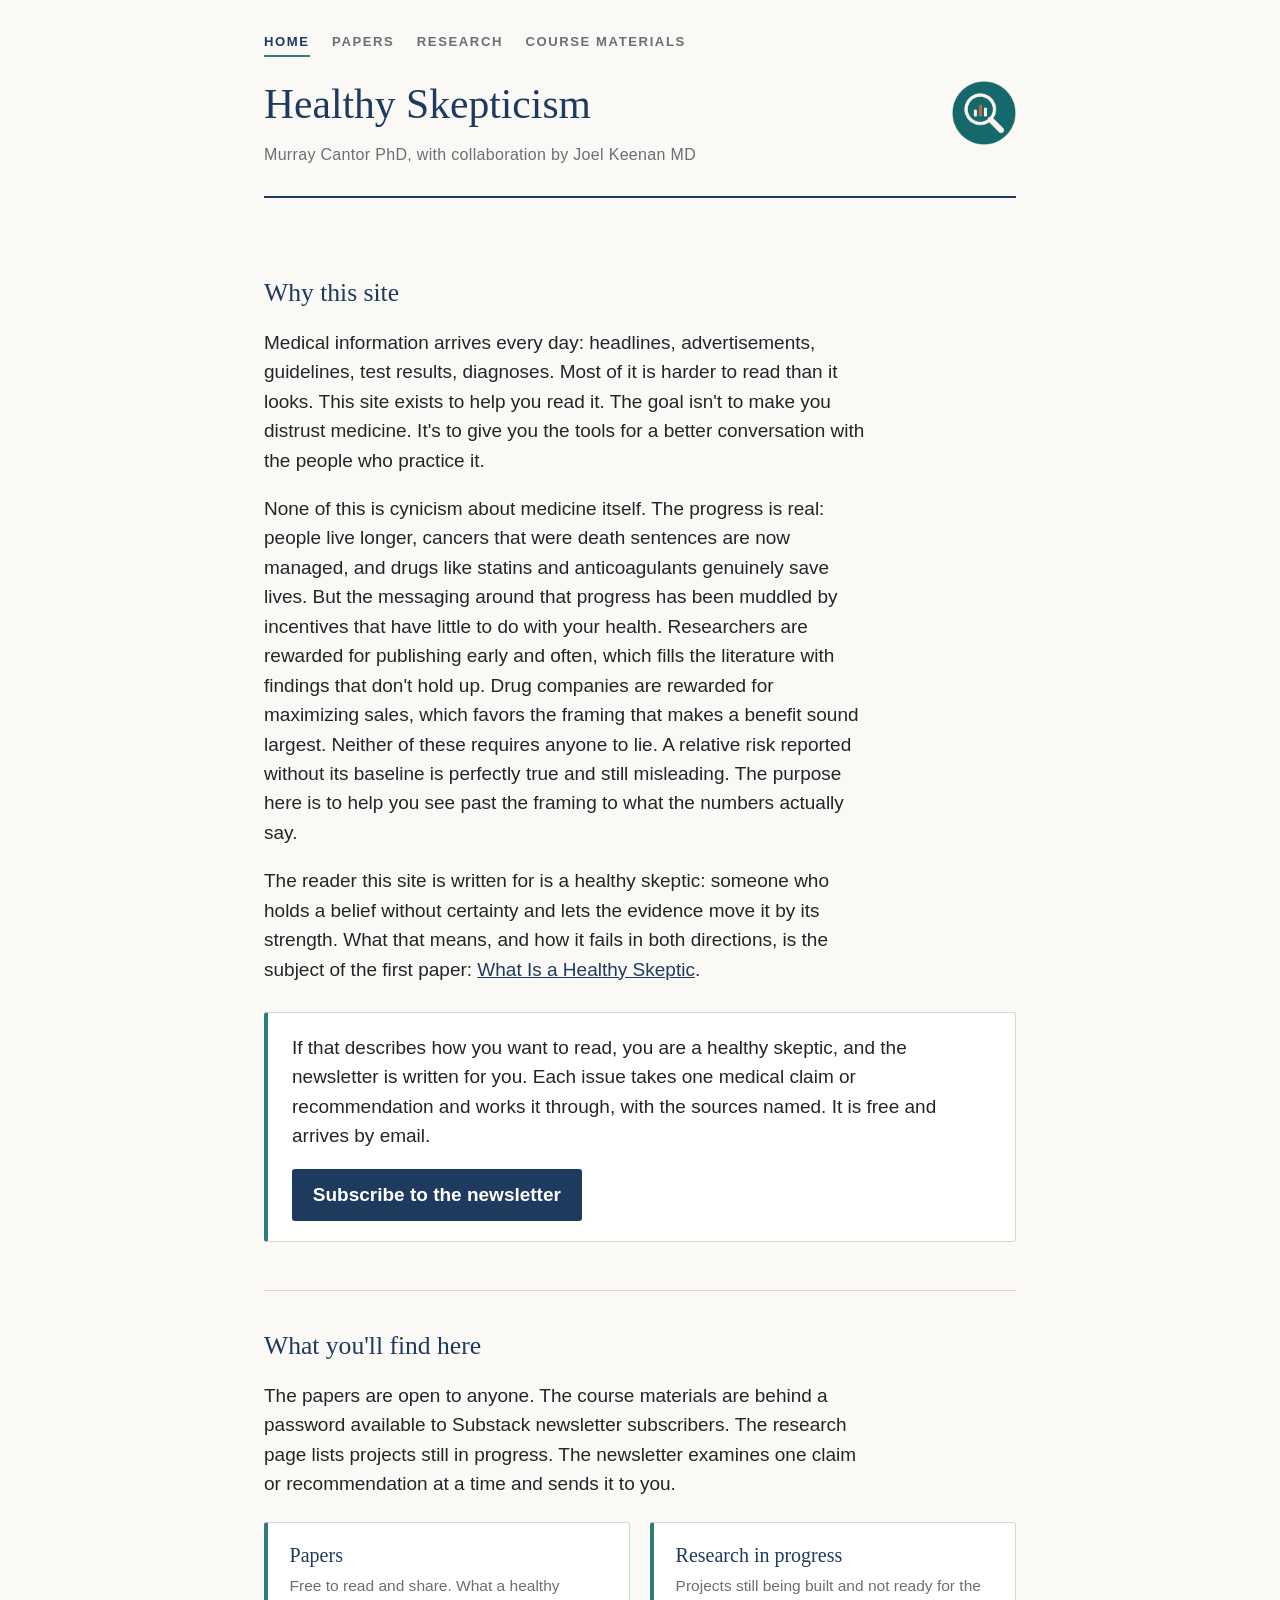
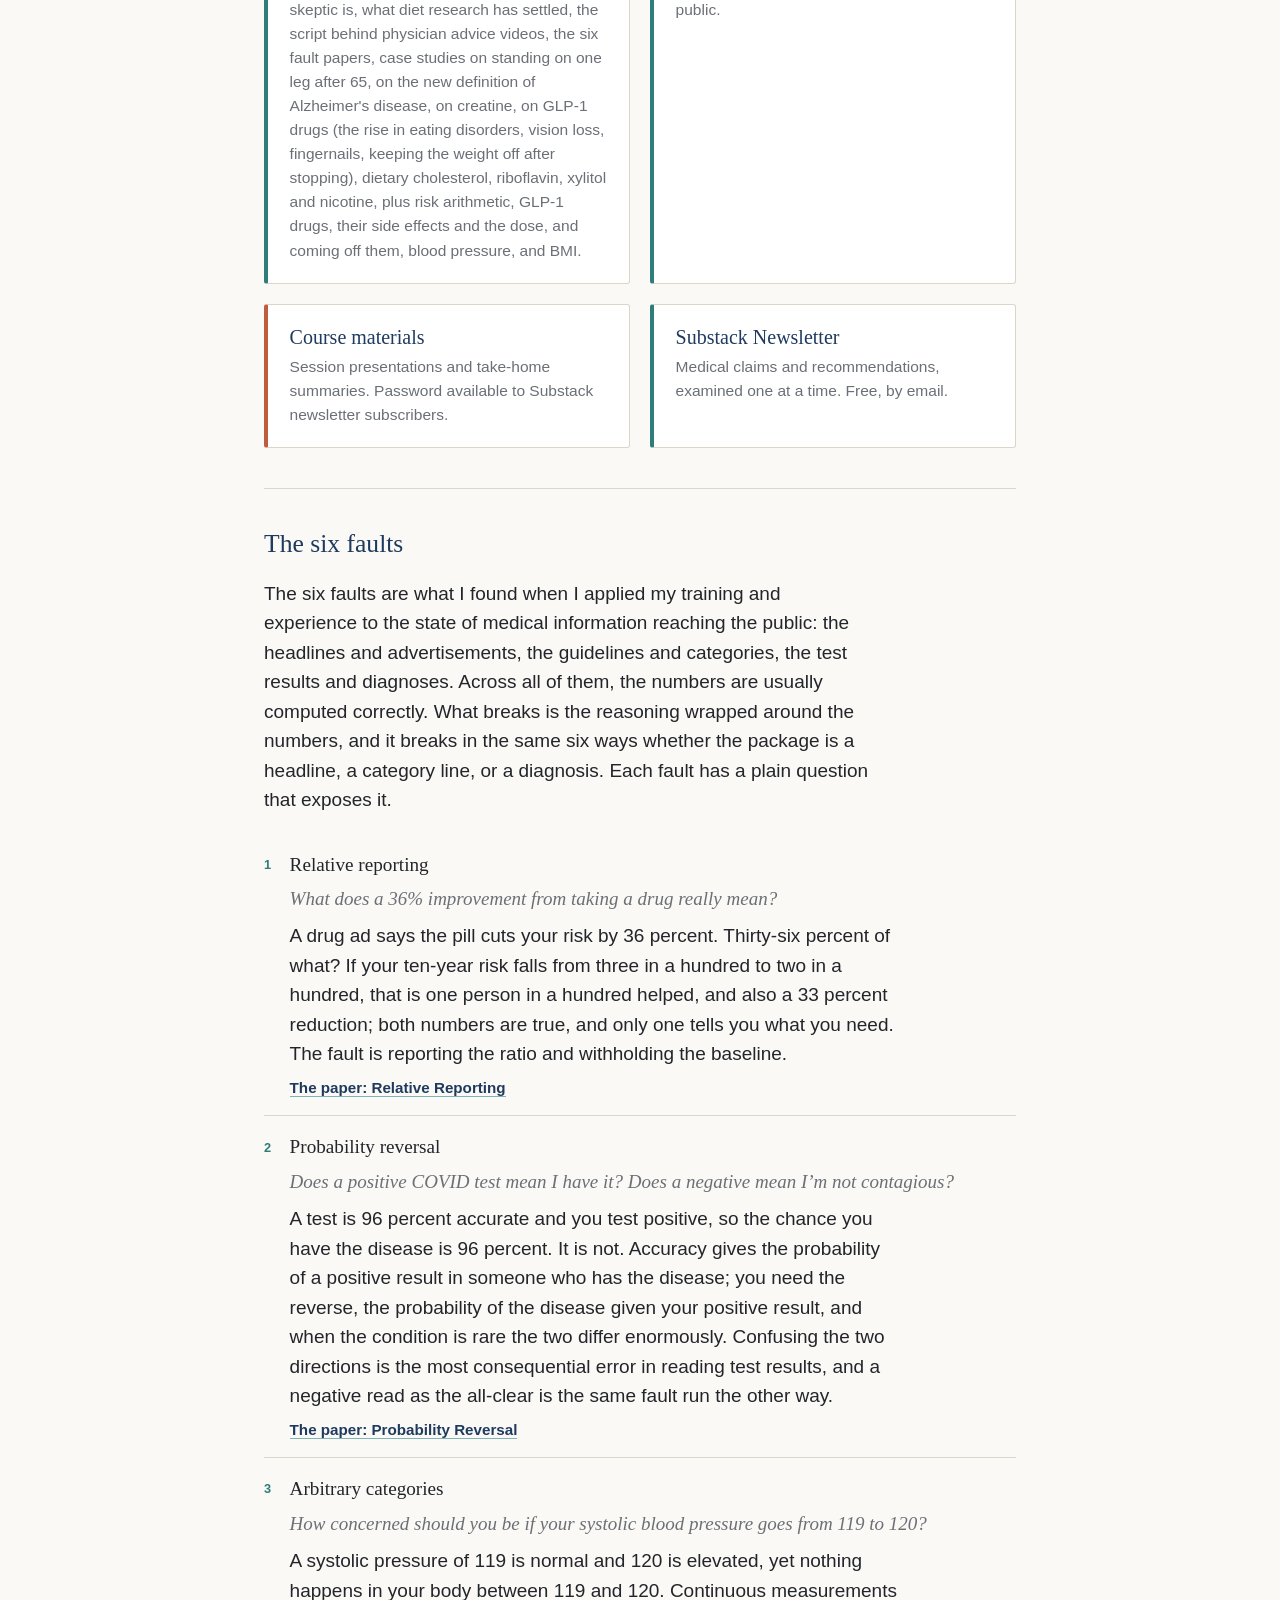
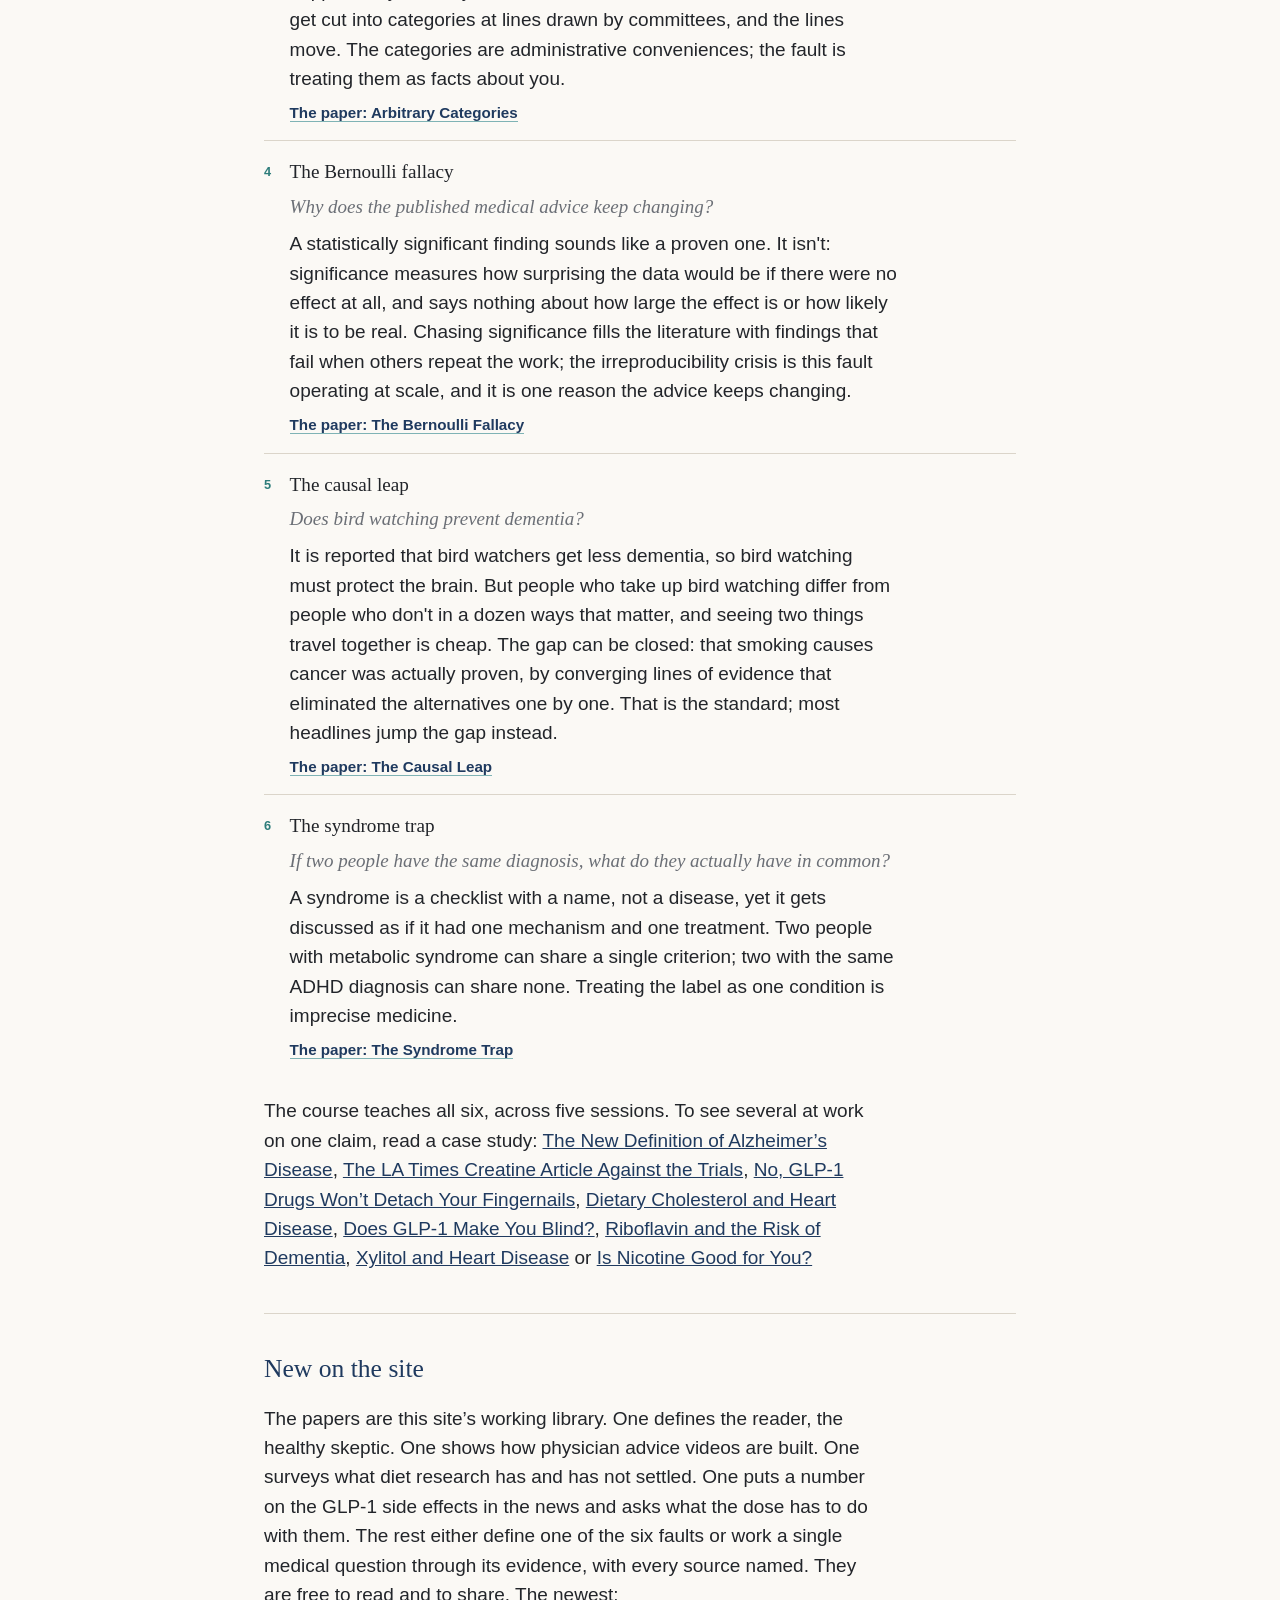
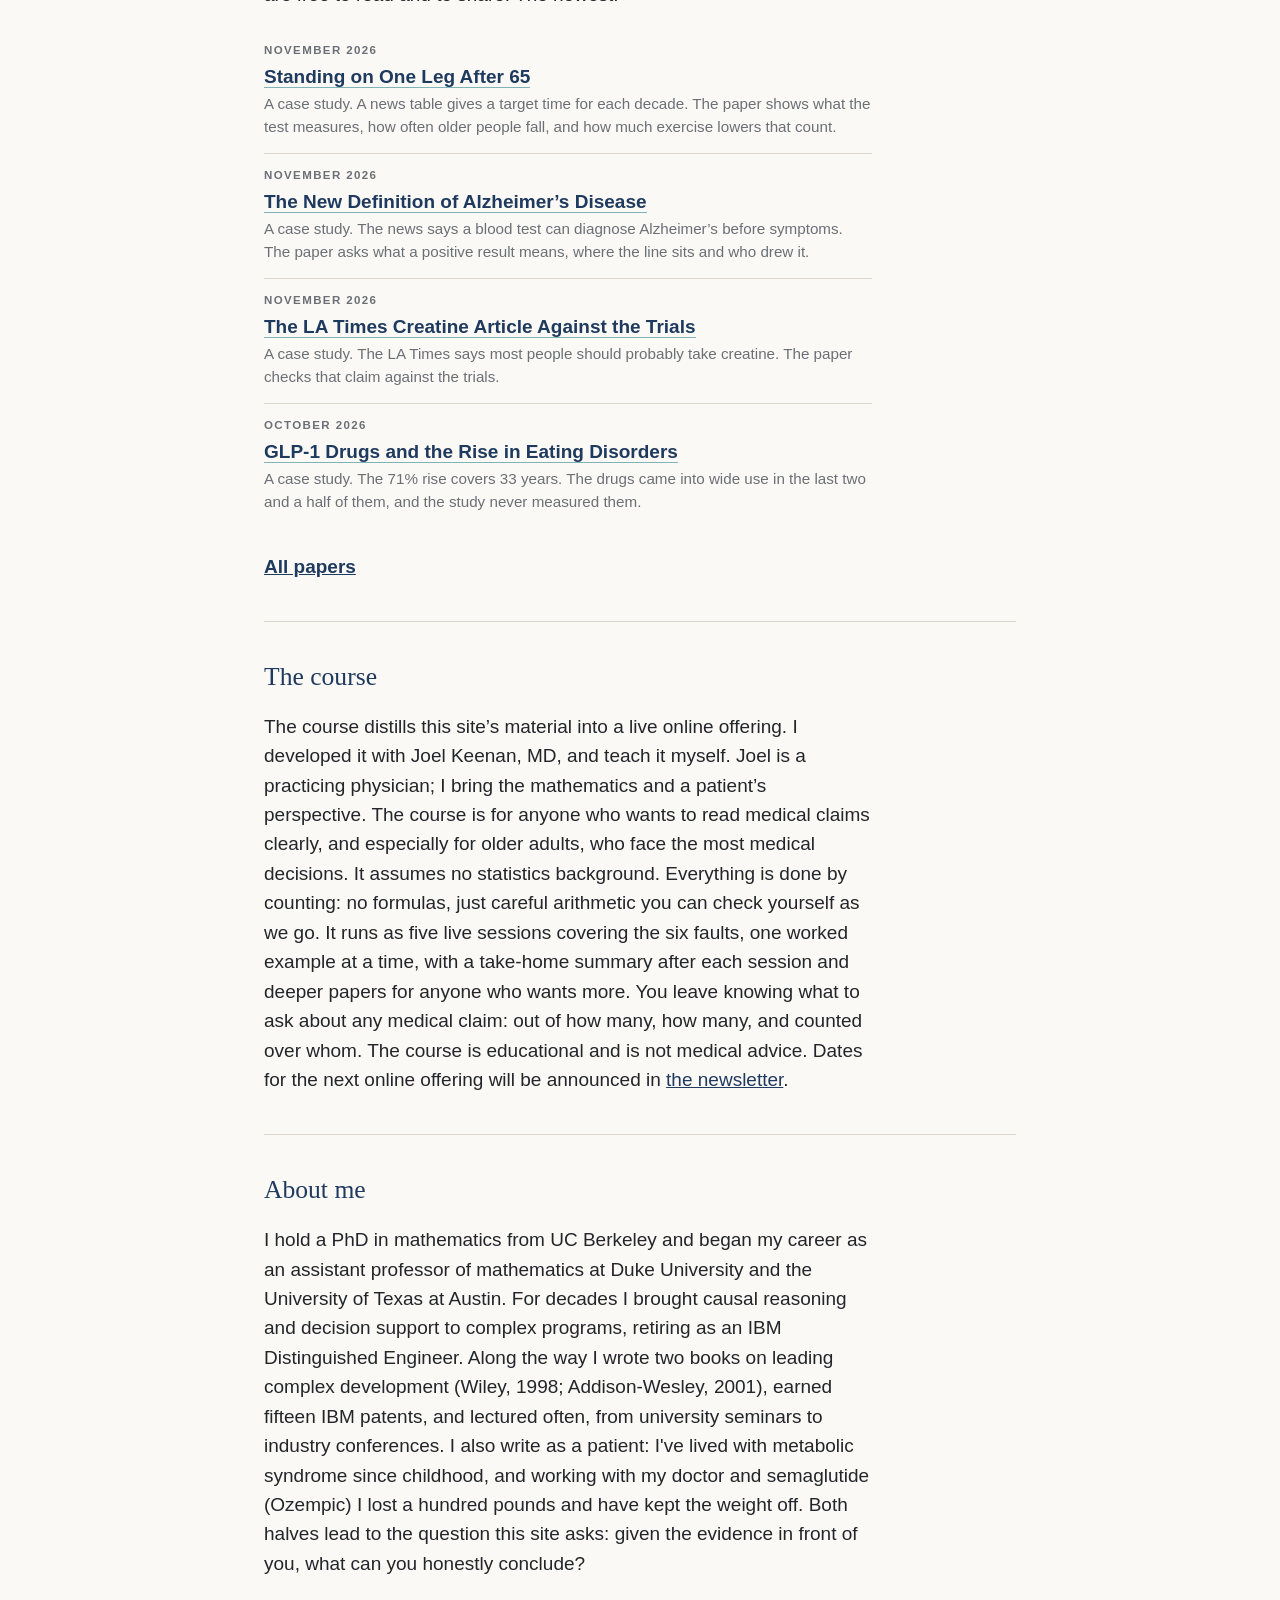
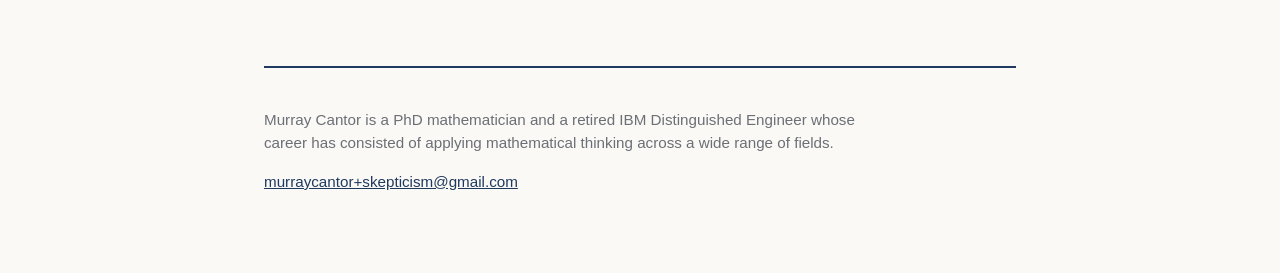
<file: index.html>
<!DOCTYPE html>
<!--
  Healthy Skepticism — landing page.

  The site is five pages and one stylesheet:
    index.html     this page: what the course is, where it is offered, what is new
    papers.html    the public paper library
    research.html  research in progress: the list of projects not yet public
    eliquis.html   the Eliquis project, behind its own password, linked from research.html
    students.html  the gated course materials, one block per session
    site.css       all styling for all pages

  Three blocks below are marked for editing. Search for the banner comments:

    1. OFFERINGS   add or change a venue by copying one <dt>/<dd> pair
    2. NOTICES     add one <li> when a paper goes up on papers.html
    3. Footer      email and bio
    4. NEWSLETTER  the invitation block in Why this site, a card, a notice,
                   and the course paragraph
                   (newsletter.healthy-skepticism.com; no embed by decision)

  Adding a paper is two edits: the entry on papers.html and a notice here.
-->
<html lang="en">
<head>
<meta charset="utf-8">
<meta name="viewport" content="width=device-width, initial-scale=1">
<title>Healthy Skepticism</title>
<meta name="description" content="Making sense of medical claims by counting. Free papers on risk, testing and causation, and a short course on what the numbers in a study, a screening test or a drug advertisement actually say.">
<link rel="stylesheet" href="site.css">
<link rel="icon" href="favicon-32.png" type="image/png" sizes="32x32">
<link rel="alternate icon" href="favicon.ico">
<link rel="apple-touch-icon" href="apple-touch-icon.png">
<meta name="theme-color" content="#1F3A5F">
<meta property="og:type" content="website">
<meta property="og:title" content="Healthy Skepticism">
<meta property="og:description" content="Making sense of medical claims by counting. Free papers on risk, testing and causation, and a short course on what the numbers in a study, a screening test or a drug advertisement actually say.">
<meta property="og:image" content="https://healthy-skepticism.com/og-image.png">
</head>
<body>
<div class="wrap">

  <nav class="sitenav" aria-label="Site">
    <a href="index.html" aria-current="page">Home</a>
    <a href="papers.html">Papers</a>
    <a href="research.html">Research</a>
    <a href="students.html">Course materials</a>
  </nav>

  <header class="masthead">
    <img class="mark-corner" src="mark.png" width="64" height="64" alt="">
    <h1>Healthy Skepticism</h1>
    <p class="byline">Murray Cantor PhD, with collaboration by Joel Keenan MD</p>
  </header>

  <section>
    <h2>Why this site</h2>
    <p>Medical information arrives every day: headlines, advertisements, guidelines, test results, diagnoses. Most of it is harder to read than it looks. This site exists to help you read it. The goal isn't to make you distrust medicine. It's to give you the tools for a better conversation with the people who practice it.</p>
    <p>None of this is cynicism about medicine itself. The progress is real: people live longer, cancers that were death sentences are now managed, and drugs like statins and anticoagulants genuinely save lives. But the messaging around that progress has been muddled by incentives that have little to do with your health. Researchers are rewarded for publishing early and often, which fills the literature with findings that don't hold up. Drug companies are rewarded for maximizing sales, which favors the framing that makes a benefit sound largest. Neither of these requires anyone to lie. A relative risk reported without its baseline is perfectly true and still misleading. The purpose here is to help you see past the framing to what the numbers actually say.</p>
    <p>The reader this site is written for is a healthy skeptic: someone who holds a belief without certainty and lets the evidence move it by its strength. What that means, and how it fails in both directions, is the subject of the first paper: <a href="papers.html#healthy-skeptic">What Is a Healthy Skeptic</a>.</p>
    <aside class="invite">
      <p>If that describes how you want to read, you are a healthy skeptic, and the newsletter is written for you. Each issue takes one medical claim or recommendation and works it through, with the sources named. It is free and arrives by email.</p>
      <p><a class="cta" href="https://newsletter.healthy-skepticism.com" rel="noopener">Subscribe to the newsletter</a></p>
    </aside>
  </section>

  <section>
    <h2>What you'll find here</h2>
    <p>The papers are open to anyone. The course materials are behind a password available to Substack newsletter subscribers. The research page lists projects still in progress. The newsletter examines one claim or recommendation at a time and sends it to you.</p>
    <div class="cards">
      <a class="card" href="papers.html">
        <h3>Papers</h3>
        <p>Free to read and share. What a healthy skeptic is, what diet research has settled, the script behind physician advice videos, the six fault papers, case studies on standing on one leg after 65, on the new definition of Alzheimer's disease, on creatine, on GLP-1 drugs (the rise in eating disorders, vision loss, fingernails, keeping the weight off after stopping), dietary cholesterol, riboflavin, xylitol and nicotine, plus risk arithmetic, GLP-1 drugs, their side effects and the dose, and coming off them, blood pressure, and BMI.</p>
      </a>
      <a class="card" href="research.html">
        <h3>Research in progress</h3>
        <p>Projects still being built and not ready for the public.</p>
      </a>
      <a class="card locked" href="students.html">
        <h3>Course materials</h3>
        <p>Session presentations and take-home summaries. Password available to Substack newsletter subscribers.</p>
      </a>
      <a class="card" href="https://newsletter.healthy-skepticism.com" rel="noopener">
        <h3>Substack Newsletter</h3>
        <p>Medical claims and recommendations, examined one at a time. Free, by email.</p>
      </a>
    </div>
  </section>

  <section id="faults">
    <h2>The six faults</h2>
    <p>The six faults are what I found when I applied my training and experience to the state of medical information reaching the public: the headlines and advertisements, the guidelines and categories, the test results and diagnoses. Across all of them, the numbers are usually computed correctly. What breaks is the reasoning wrapped around the numbers, and it breaks in the same six ways whether the package is a headline, a category line, or a diagnosis. Each fault has a plain question that exposes it.</p>
    <ol class="faults">
      <li>
        <span class="name">Relative reporting</span>
        <span class="q">What does a 36% improvement from taking a drug really mean?</span>
        <p class="expl">A drug ad says the pill cuts your risk by 36 percent. Thirty-six percent of what? If your ten-year risk falls from three in a hundred to two in a hundred, that is one person in a hundred helped, and also a 33 percent reduction; both numbers are true, and only one tells you what you need. The fault is reporting the ratio and withholding the baseline.</p>
              <p class="read"><a href="papers/fault1-relative-reporting.pdf" target="_blank" rel="noopener">The paper: Relative Reporting</a></p>
      </li>
      <li>
        <span class="name">Probability reversal</span>
        <span class="q">Does a positive COVID test mean I have it? Does a negative mean I’m not contagious?</span>
        <p class="expl">A test is 96 percent accurate and you test positive, so the chance you have the disease is 96 percent. It is not. Accuracy gives the probability of a positive result in someone who has the disease; you need the reverse, the probability of the disease given your positive result, and when the condition is rare the two differ enormously. Confusing the two directions is the most consequential error in reading test results, and a negative read as the all-clear is the same fault run the other way.</p>
              <p class="read"><a href="papers/fault2-probability-reversal.pdf" target="_blank" rel="noopener">The paper: Probability Reversal</a></p>
      </li>
      <li>
        <span class="name">Arbitrary categories</span>
        <span class="q">How concerned should you be if your systolic blood pressure goes from 119 to 120?</span>
        <p class="expl">A systolic pressure of 119 is normal and 120 is elevated, yet nothing happens in your body between 119 and 120. Continuous measurements get cut into categories at lines drawn by committees, and the lines move. The categories are administrative conveniences; the fault is treating them as facts about you.</p>
              <p class="read"><a href="papers/fault3-arbitrary-categories.pdf" target="_blank" rel="noopener">The paper: Arbitrary Categories</a></p>
      </li>
      <li>
        <span class="name">The Bernoulli fallacy</span>
        <span class="q">Why does the published medical advice keep changing?</span>
        <p class="expl">A statistically significant finding sounds like a proven one. It isn't: significance measures how surprising the data would be if there were no effect at all, and says nothing about how large the effect is or how likely it is to be real. Chasing significance fills the literature with findings that fail when others repeat the work; the irreproducibility crisis is this fault operating at scale, and it is one reason the advice keeps changing.</p>
              <p class="read"><a href="papers/fault4-bernoulli-fallacy.pdf" target="_blank" rel="noopener">The paper: The Bernoulli Fallacy</a></p>
      </li>
      <li>
        <span class="name">The causal leap</span>
        <span class="q">Does bird watching prevent dementia?</span>
        <p class="expl">It is reported that bird watchers get less dementia, so bird watching must protect the brain. But people who take up bird watching differ from people who don't in a dozen ways that matter, and seeing two things travel together is cheap. The gap can be closed: that smoking causes cancer was actually proven, by converging lines of evidence that eliminated the alternatives one by one. That is the standard; most headlines jump the gap instead.</p>
              <p class="read"><a href="papers/fault5-causal-leap.pdf" target="_blank" rel="noopener">The paper: The Causal Leap</a></p>
      </li>
      <li>
        <span class="name">The syndrome trap</span>
        <span class="q">If two people have the same diagnosis, what do they actually have in common?</span>
        <p class="expl">A syndrome is a checklist with a name, not a disease, yet it gets discussed as if it had one mechanism and one treatment. Two people with metabolic syndrome can share a single criterion; two with the same ADHD diagnosis can share none. Treating the label as one condition is imprecise medicine.</p>
              <p class="read"><a href="papers/fault6-syndrome-trap.pdf" target="_blank" rel="noopener">The paper: The Syndrome Trap</a></p>
      </li>
    </ol>
    <p>The course teaches all six, across five sessions. To see several at work on one claim, read a case study: <a href="papers.html#alzheimers">The New Definition of Alzheimer&rsquo;s Disease</a>, <a href="papers.html#creatine">The LA Times Creatine Article Against the Trials</a>, <a href="papers.html#glp1-nails">No, GLP-1 Drugs Won&rsquo;t Detach Your Fingernails</a>, <a href="papers.html#cholesterol">Dietary Cholesterol and Heart Disease</a>, <a href="papers.html#glp1-vision">Does GLP-1 Make You Blind?</a>, <a href="papers.html#riboflavin">Riboflavin and the Risk of Dementia</a>, <a href="papers.html#xylitol">Xylitol and Heart Disease</a> or <a href="papers.html#nicotine">Is Nicotine Good for You?</a></p>
  </section>

  <section>
    <h2>New on the site</h2>
    <p>The papers are this site’s working library. One defines the reader, the healthy skeptic. One shows how physician advice videos are built. One surveys what diet research has and has not settled. One puts a number on the GLP-1 side effects in the news and asks what the dose has to do with them. The rest either define one of the six faults or work a single medical question through its evidence, with every source named. They are free to read and to share. The newest:</p>
    <ul class="notices">
      <li>
        <span class="when">November 2026</span>
        <a href="papers.html#one-leg">Standing on One Leg After 65</a>
        <span class="gloss">A case study. A news table gives a target time for each decade. The paper shows what the test measures, how often older people fall, and how much exercise lowers that count.</span>
      </li>
      <li>
        <span class="when">November 2026</span>
        <a href="papers.html#alzheimers">The New Definition of Alzheimer&rsquo;s Disease</a>
        <span class="gloss">A case study. The news says a blood test can diagnose Alzheimer&rsquo;s before symptoms. The paper asks what a positive result means, where the line sits and who drew it.</span>
      </li>
      <li>
        <span class="when">November 2026</span>
        <a href="papers.html#creatine">The LA Times Creatine Article Against the Trials</a>
        <span class="gloss">A case study. The LA Times says most people should probably take creatine. The paper checks that claim against the trials.</span>
      </li>
      <li>
        <span class="when">October 2026</span>
        <a href="papers.html#glp1-eating">GLP-1 Drugs and the Rise in Eating Disorders</a>
        <span class="gloss">A case study. The 71% rise covers 33 years. The drugs came into wide use in the last two and a half of them, and the study never measured them.</span>
      </li>
    </ul>
    <p class="more"><a href="papers.html">All papers</a></p>
  </section>

  <section>
    <h2>The course</h2>
    <p>The course distills this site’s material into a live online offering. I developed it with Joel Keenan, MD, and teach it myself. Joel is a practicing physician; I bring the mathematics and a patient’s perspective. The course is for anyone who wants to read medical claims clearly, and especially for older adults, who face the most medical decisions. It assumes no statistics background. Everything is done by counting: no formulas, just careful arithmetic you can check yourself as we go. It runs as five live sessions covering the six faults, one worked example at a time, with a take-home summary after each session and deeper papers for anyone who wants more. You leave knowing what to ask about any medical claim: out of how many, how many, and counted over whom. The course is educational and is not medical advice. Dates for the next online offering will be announced in <a href="https://newsletter.healthy-skepticism.com" rel="noopener">the newsletter</a>.</p>
  </section>

  <section>
    <h2>About me</h2>
    <p>I hold a PhD in mathematics from UC Berkeley and began my career as an assistant professor of mathematics at Duke University and the University of Texas at Austin. For decades I brought causal reasoning and decision support to complex programs, retiring as an IBM Distinguished Engineer. Along the way I wrote two books on leading complex development (Wiley, 1998; Addison-Wesley, 2001), earned fifteen IBM patents, and lectured often, from university seminars to industry conferences. I also write as a patient: I've lived with metabolic syndrome since childhood, and working with my doctor and semaglutide (Ozempic) I lost a hundred pounds and have kept the weight off. Both halves lead to the question this site asks: given the evidence in front of you, what can you honestly conclude?</p>
  </section>
  <!-- ====================================================================== -->

  <footer>
    <p>Murray Cantor is a PhD mathematician and a retired IBM Distinguished Engineer whose career has consisted of applying mathematical thinking across a wide range of fields.</p>
    <p><a href="mailto:murraycantor+skepticism@gmail.com">murraycantor+skepticism@gmail.com</a></p>
  </footer>

</div>
<script data-goatcounter="https://healthy-skepticism.goatcounter.com/count"
        async src="//gc.zgo.at/count.js"></script>
</body>
</html>
</file>
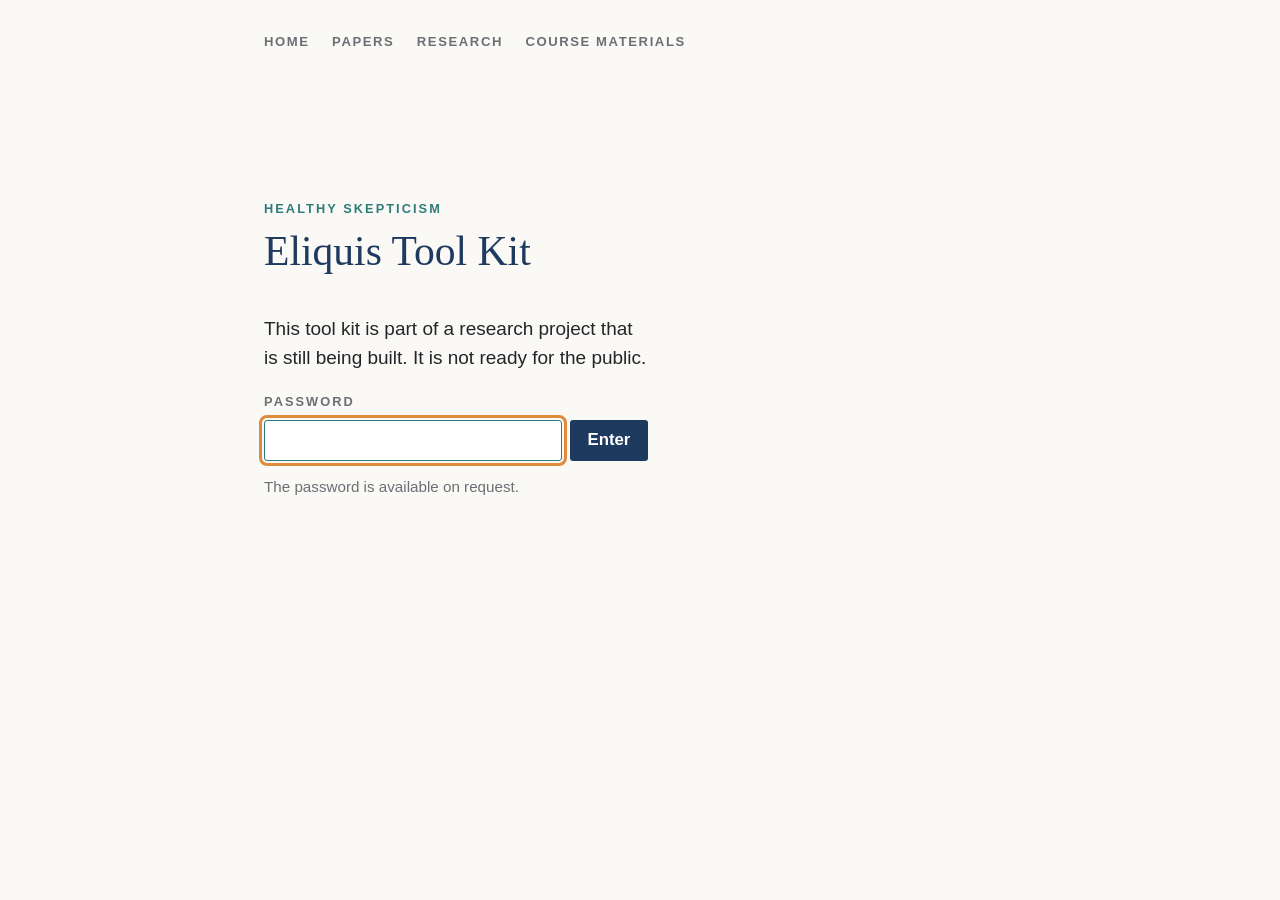
<file: eliquis.html>
<!DOCTYPE html>
<!--
  Healthy Skepticism — research in progress: the Eliquis project, behind a password.

  This page is not ready for the public. It holds the Eliquis kit: what
  each piece is, who it is for, and how a patient and a cardiologist use
  the spreadsheet together in a visit.

  The files it links to live in papers/ (the four PDFs) and tools/ (the
  locked spreadsheet). They are not listed on papers.html. This page is
  linked from research.html. The gate below is
  a courtesy screen, not security: anyone who knows a file's URL can fetch
  it. Change the password by replacing PASSWORD_SHA256 at the foot of this
  file (students.html explains the shasum command).
-->
<html lang="en">
<head>
<meta charset="utf-8">
<meta name="viewport" content="width=device-width, initial-scale=1">
<meta name="robots" content="noindex">
<title>Eliquis Tool Kit &middot; Healthy Skepticism</title>
<link rel="stylesheet" href="site.css">
<link rel="icon" href="favicon-32.png" type="image/png" sizes="32x32">
<link rel="alternate icon" href="favicon.ico">
<link rel="apple-touch-icon" href="apple-touch-icon.png">
<meta name="theme-color" content="#1F3A5F">
<meta property="og:type" content="website">
<meta property="og:title" content="Healthy Skepticism">
<meta property="og:image" content="https://healthy-skepticism.com/og-image.png">
</head>
<body>

<div class="wrap" id="gatewrap">
  <nav class="sitenav" aria-label="Site">
    <a href="index.html">Home</a>
    <a href="papers.html">Papers</a>
    <a href="research.html">Research</a>
    <a href="students.html">Course materials</a>
  </nav>
  <div id="gate">
    <p class="course">Healthy Skepticism</p>
    <h1>Eliquis Tool Kit</h1>
    <p>This tool kit is part of a research project that is still being built. It is not ready for the public.</p>
    <label for="pw">Password</label>
    <div class="row">
      <input id="pw" type="text" autocomplete="off" autocapitalize="off" spellcheck="false">
      <button id="go" type="button">Enter</button>
    </div>
    <p class="hint" id="hint">The password is available on request.</p>
    <p class="error" id="err" hidden>That password does not match. Check for a stray capital or space.</p>
  </div>
</div>

<div class="wrap" id="research" hidden>

  <nav class="sitenav" aria-label="Site">
    <a href="index.html">Home</a>
    <a href="papers.html">Papers</a>
    <a href="research.html">Research</a>
    <a href="students.html">Course materials</a>
  </nav>

  <header class="masthead">
    <p class="eyebrow">Research in progress</p>
    <h1>Eliquis Tool Kit</h1>
    <p class="standfirst">A free kit for one conversation: you, your cardiologist, and the published evidence on Eliquis (apixaban), turned into numbers for a patient like you. Nothing to buy, nothing to sign up for, and nothing in it that asks you to change anything on your own.</p>
    <p class="standfirst"><strong>Status.</strong> This project is a work in progress and is not ready for the public. Please do not pass it along yet.</p>
  </header>

  <section>
    <h2>The question the kit answers</h2>
    <p>If you have atrial fibrillation, you have probably been prescribed Eliquis at one of two doses: the full dose of 5&nbsp;mg twice a day, or the half dose of 2.5&nbsp;mg. The label's rule for who gets the half dose looks precise, but no clinical trial has ever compared the two doses head to head, and in practice most people on the half dose do not actually meet the rule's criteria. Meanwhile the comparison that matters most to a patient, this drug against not taking it, is one the trials never ran directly.</p>
    <p>The kit puts numbers on those questions for a particular person. At its center is a Bayesian model built from the published trials, which takes six facts a cardiologist reads off a chart, sex, age group, weight, a kidney-function value, the pattern of the fibrillation, and any history of stroke or mini-stroke, and returns that person's yearly chances of stroke and of major bleeding under three choices: full dose, half dose, or no anticoagulant. Every number carries a range, because the evidence itself has gaps, and the kit shows those gaps instead of hiding them.</p>
    <p>One instruction stands above everything here: never stop a prescribed blood thinner, or change your dose, on your own. Going without protection is the one choice the evidence condemns without ambiguity. The kit exists to start a conversation with your cardiologist, not to replace one.</p>
  </section>

  <div class="group">
    <h2>What is in the kit</h2>

    <article class="paper">
      <p class="tag">Start here, for you</p>
      <h3><a href="papers/your-eliquis-dose.pdf" target="_blank" rel="noopener">Your Eliquis Dose: a guide for patients</a></h3>
      <p class="sub">Four pages in plain language. It shows what a year looks like among 1,000 people like one example patient under each choice, explains why the drug's added bleeding is mostly the survivable kind while the strokes it prevents are often not, and gives you three questions worth asking at your next appointment.</p>
      <p class="meta">PDF &middot; 4 pages</p>
    </article>

    <article class="paper">
      <p class="tag">For the two of you</p>
      <h3><a href="tools/eliquis-dose-scenarios-locked.xlsx" target="_blank" rel="noopener">The spreadsheet</a></h3>
      <p class="sub">An Excel workbook with six dropdown menus and one results table. Your cardiologist sets the six values from your chart, which takes about a minute, and the table and chart then show your numbers, with their ranges, under full dose, half dose, and no anticoagulant. It is locked so that only the six menus can be changed: nobody can break it, nothing can be quietly altered, and every formula stays visible for a doctor who wants to check the work.</p>
      <p class="meta">Excel &middot; runs in any modern Excel, no macros</p>
    </article>

    <article class="paper">
      <p class="tag">For your cardiologist</p>
      <h3><a href="papers/apixaban-and-its-dose.pdf" target="_blank" rel="noopener">Apixaban and Its Dose: a technical paper</a></h3>
      <p class="sub">Written in the language of the clinical literature. It names every trial the model draws on, states every assumption and where judgment was required flags it as judgment, reports how the model was validated, and shows which pieces of evidence carry the conclusions. Doctors are rightly skeptical of printouts from the internet; this paper is built for that skepticism.</p>
      <p class="meta">PDF &middot; 14 pages</p>
    </article>

    <article class="paper">
      <p class="tag">For your cardiologist, in a hurry</p>
      <h3><a href="papers/eliquis-model-card.pdf" target="_blank" rel="noopener">The model card</a></h3>
      <p class="sub">One page: what the model is, what goes in, what comes out, what it was checked against, and what it deliberately leaves out. Enough for a busy clinician to decide in two minutes whether the spreadsheet is worth the one minute it takes to run.</p>
      <p class="meta">PDF &middot; 1 page</p>
    </article>

    <article class="paper">
      <p class="tag">The full story</p>
      <h3><a href="papers/eliquis-and-its-dose.pdf" target="_blank" rel="noopener">Eliquis and Its Dose</a></h3>
      <p class="sub">The paper the kit grew out of, for the curious reader of any background. Where the 2.5&nbsp;mg rule came from, why the drug should be measured against not taking it, and how the model turns published trials into personal numbers, worked through step by step by counting.</p>
      <p class="meta">PDF &middot; 14 pages</p>
    </article>
  </div>

  <section>
    <h2>How to use it</h2>
    <p>Read the patient guide first; it is short and it is written for you. Then bring two things to your next appointment: the technical paper (printed or as a link) and the address of this page, so your cardiologist can open the spreadsheet. In the visit, your cardiologist sets the six menus from your chart, and the two of you are then looking at the same screen, talking about your numbers rather than about numbers in general.</p>
    <p>The guide suggests three questions for that conversation. If you are on the half dose: do I actually meet the label's criteria, and if not, what is the reason for my reduced dose? If you are on the full dose and worried about bleeding: what would I give up by reducing, and does anything about me change that? And whatever your dose: is there anything about my situation this model does not capture? That last question is the most important one, because the answer is almost certainly yes, and it is where your cardiologist's judgment does the work no spreadsheet can.</p>
  </section>

  <section>
    <h2>What the kit is not</h2>
    <p>It is a summary of published evidence, organized honestly. It is not medical advice, and it does not know you. The model deliberately leaves out things your cardiologist will weigh: other medicines that interact with Eliquis, your risk of falling, prior serious bleeds, liver disease, what happened the last time you were on a blood thinner. Its numbers are one-year averages over people who resemble you on six characteristics, and you are more than six characteristics. That is why every piece of the kit points to the same place: the conversation.</p>
  </section>

  <footer>
    <p>This kit is still being developed. Where a number is illustrative rather than measured, it says so on the page.</p>
    <p>Corrections and questions: <a href="mailto:murraycantor+course@gmail.com">murraycantor+course@gmail.com</a></p>
  </footer>

</div>
<script>
(function () {
  var PASSWORD_SHA256 = "008c89107deb9959f8f4d1c3df9411c174abd0bc07b340c19622f7561548786a";

  var gatewrap = document.getElementById("gatewrap");
  var page = document.getElementById("research");
  var input = document.getElementById("pw");
  var err = document.getElementById("err");

  function reveal() {
    gatewrap.hidden = true;
    page.hidden = false;
  }

  function hash(text) {
    var bytes = new TextEncoder().encode(text);
    return crypto.subtle.digest("SHA-256", bytes).then(function (buf) {
      return Array.prototype.map.call(new Uint8Array(buf), function (b) {
        return b.toString(16).padStart(2, "0");
      }).join("");
    });
  }

  function submit() {
    hash(input.value.trim()).then(function (digest) {
      if (digest === PASSWORD_SHA256) {
        try { sessionStorage.setItem("hs-research", "1"); } catch (e) {}
        reveal();
      } else {
        err.hidden = false;
        input.select();
      }
    });
  }

  document.getElementById("go").addEventListener("click", submit);
  input.addEventListener("keydown", function (e) {
    if (e.key === "Enter") { submit(); }
  });
  input.addEventListener("input", function () { err.hidden = true; });

  try {
    if (sessionStorage.getItem("hs-research") === "1") { reveal(); }
  } catch (e) {}

  if (!window.crypto || !crypto.subtle) {
    document.getElementById("hint").textContent =
      (location.protocol === "file:")
        ? "Testing locally? Serve the folder with: python3 -m http.server"
        : "This page needs a current browser. Please email for the files.";
  }

  input.focus();
})();
</script>
<script data-goatcounter="https://healthy-skepticism.goatcounter.com/count"
        async src="//gc.zgo.at/count.js"></script>
</body>
</html>
</file>
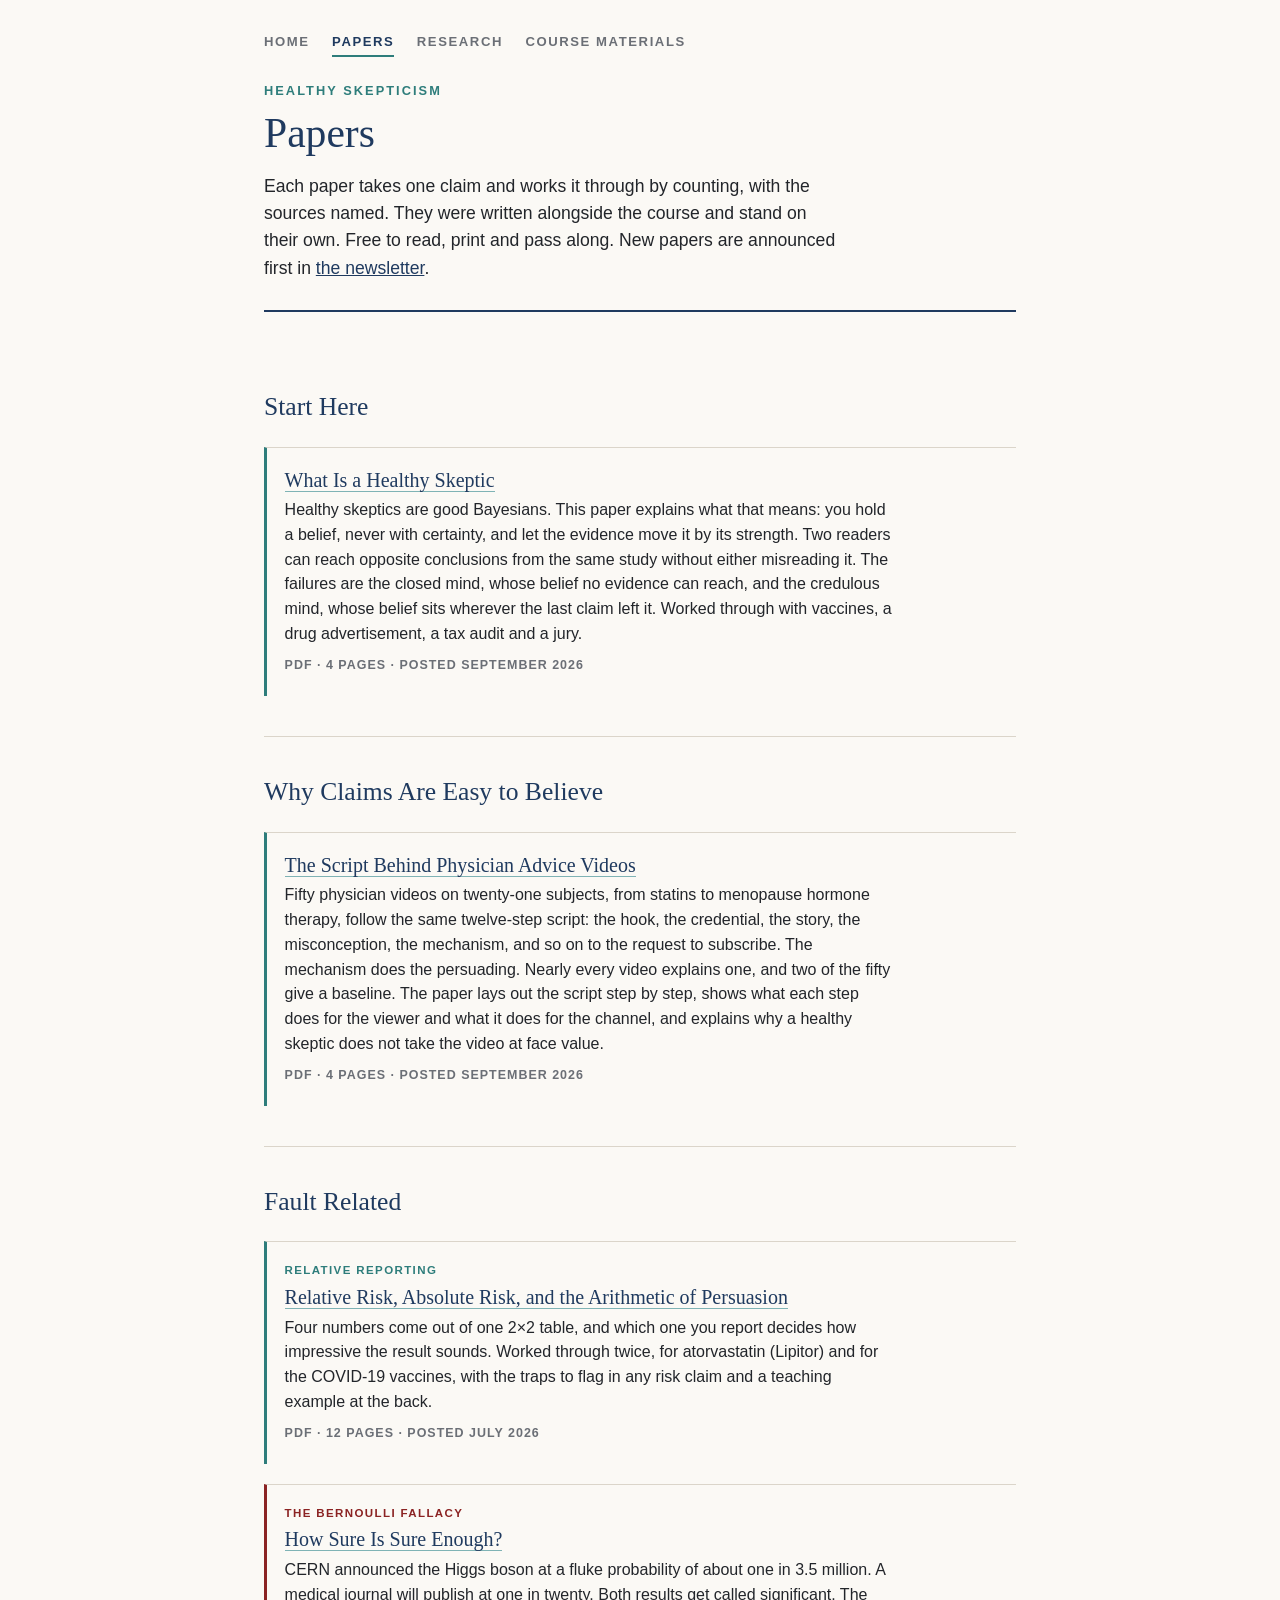
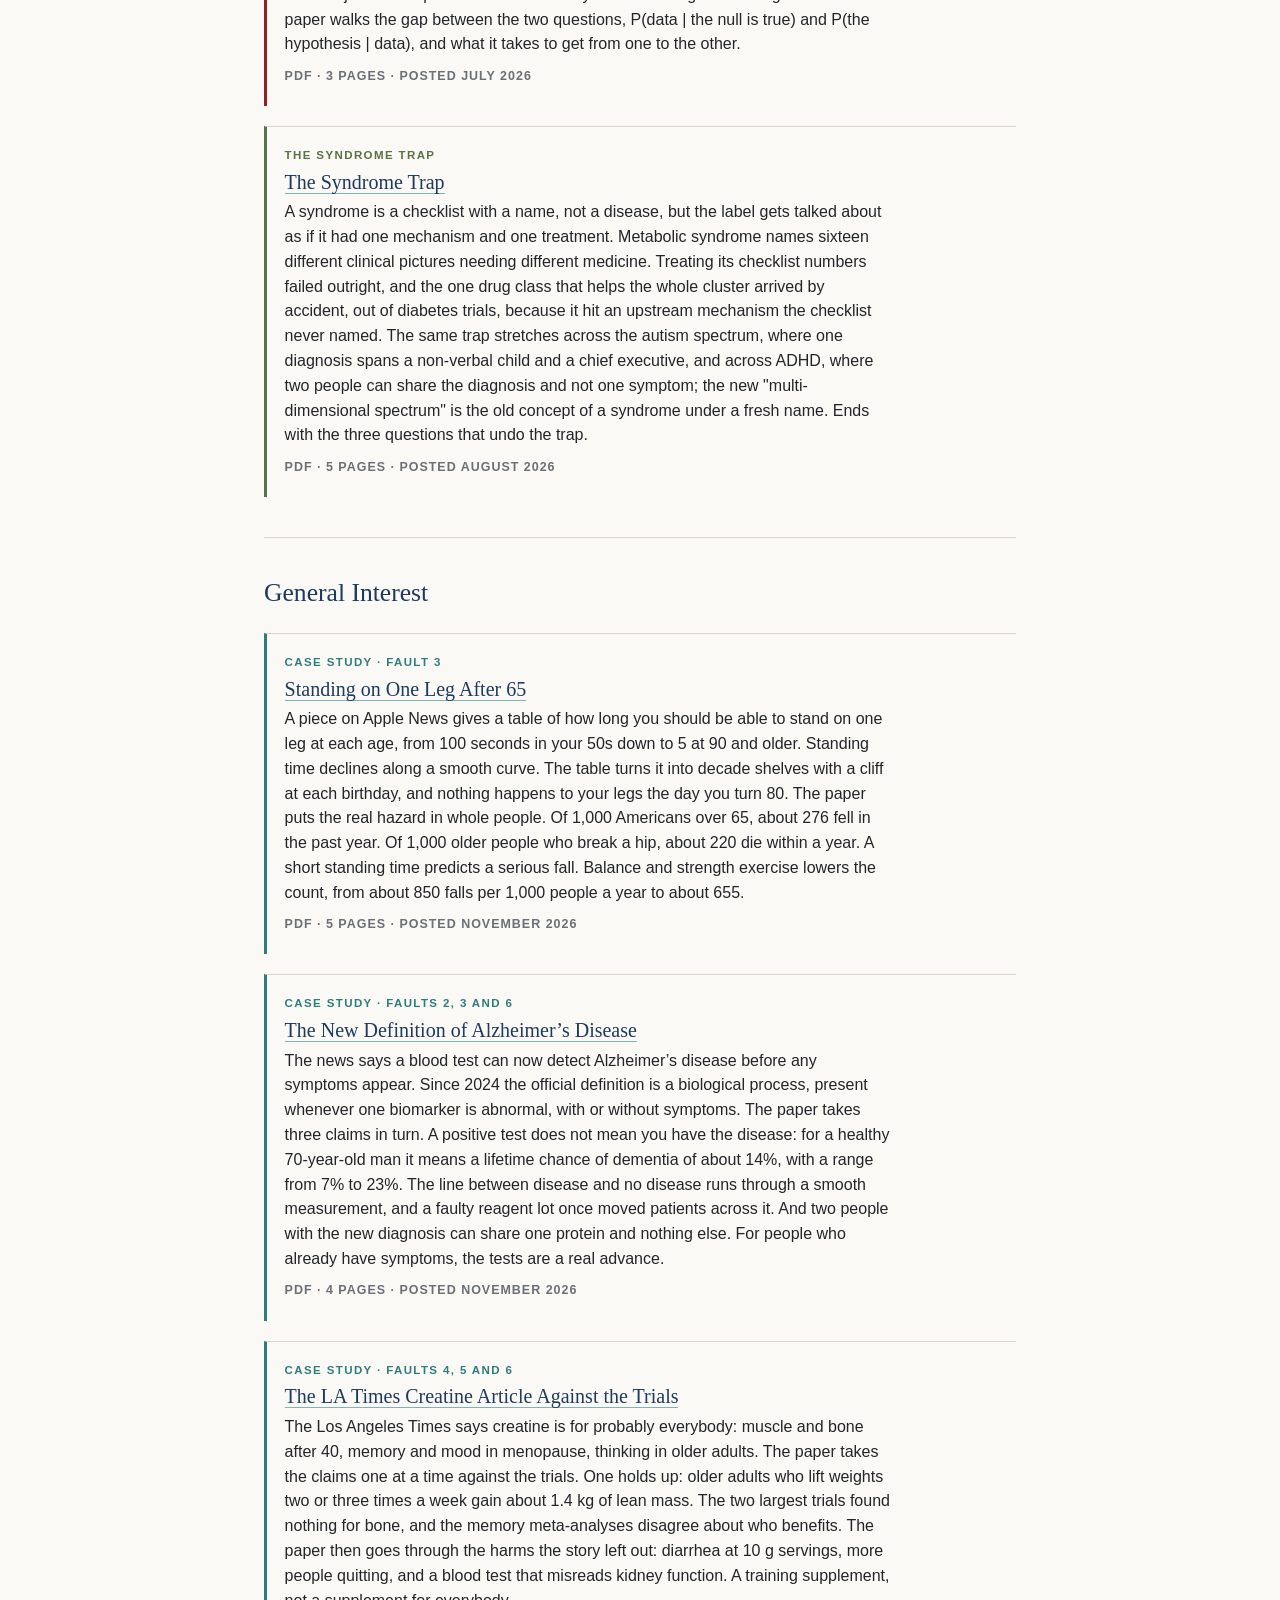
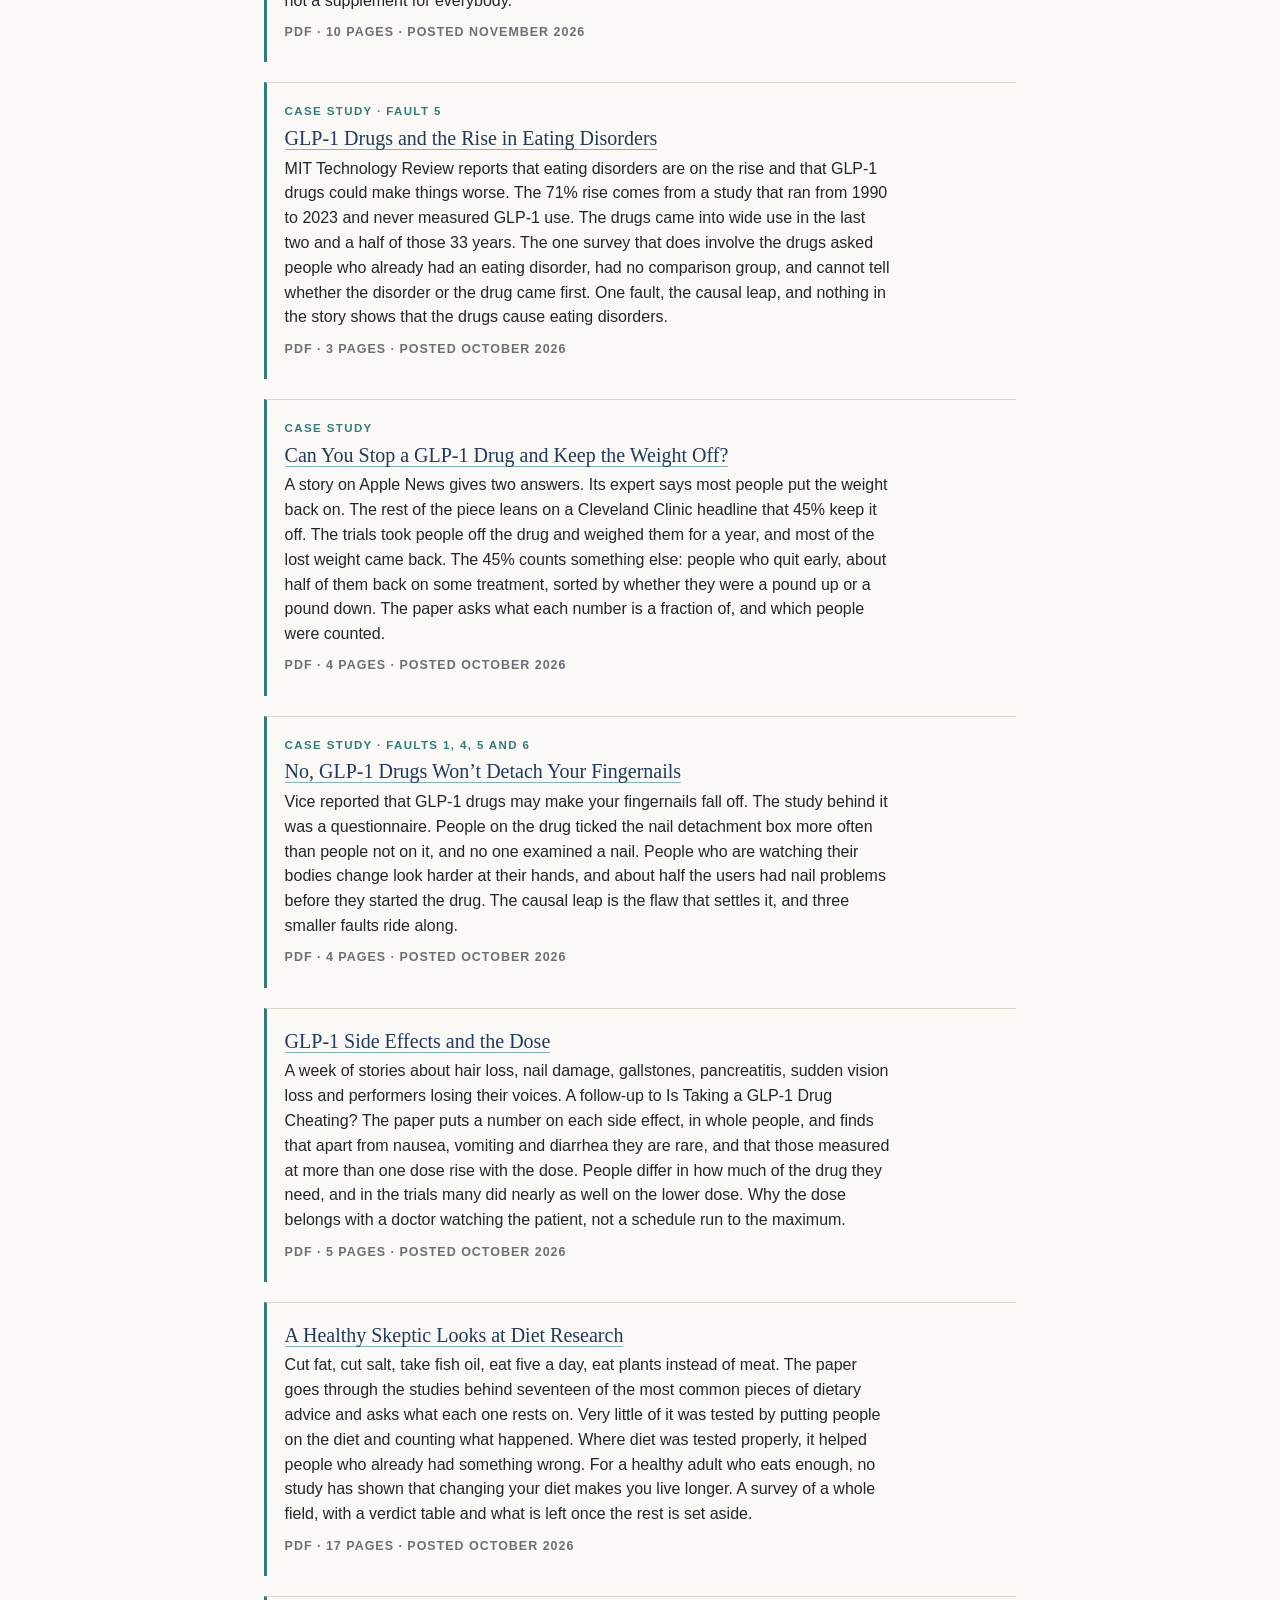
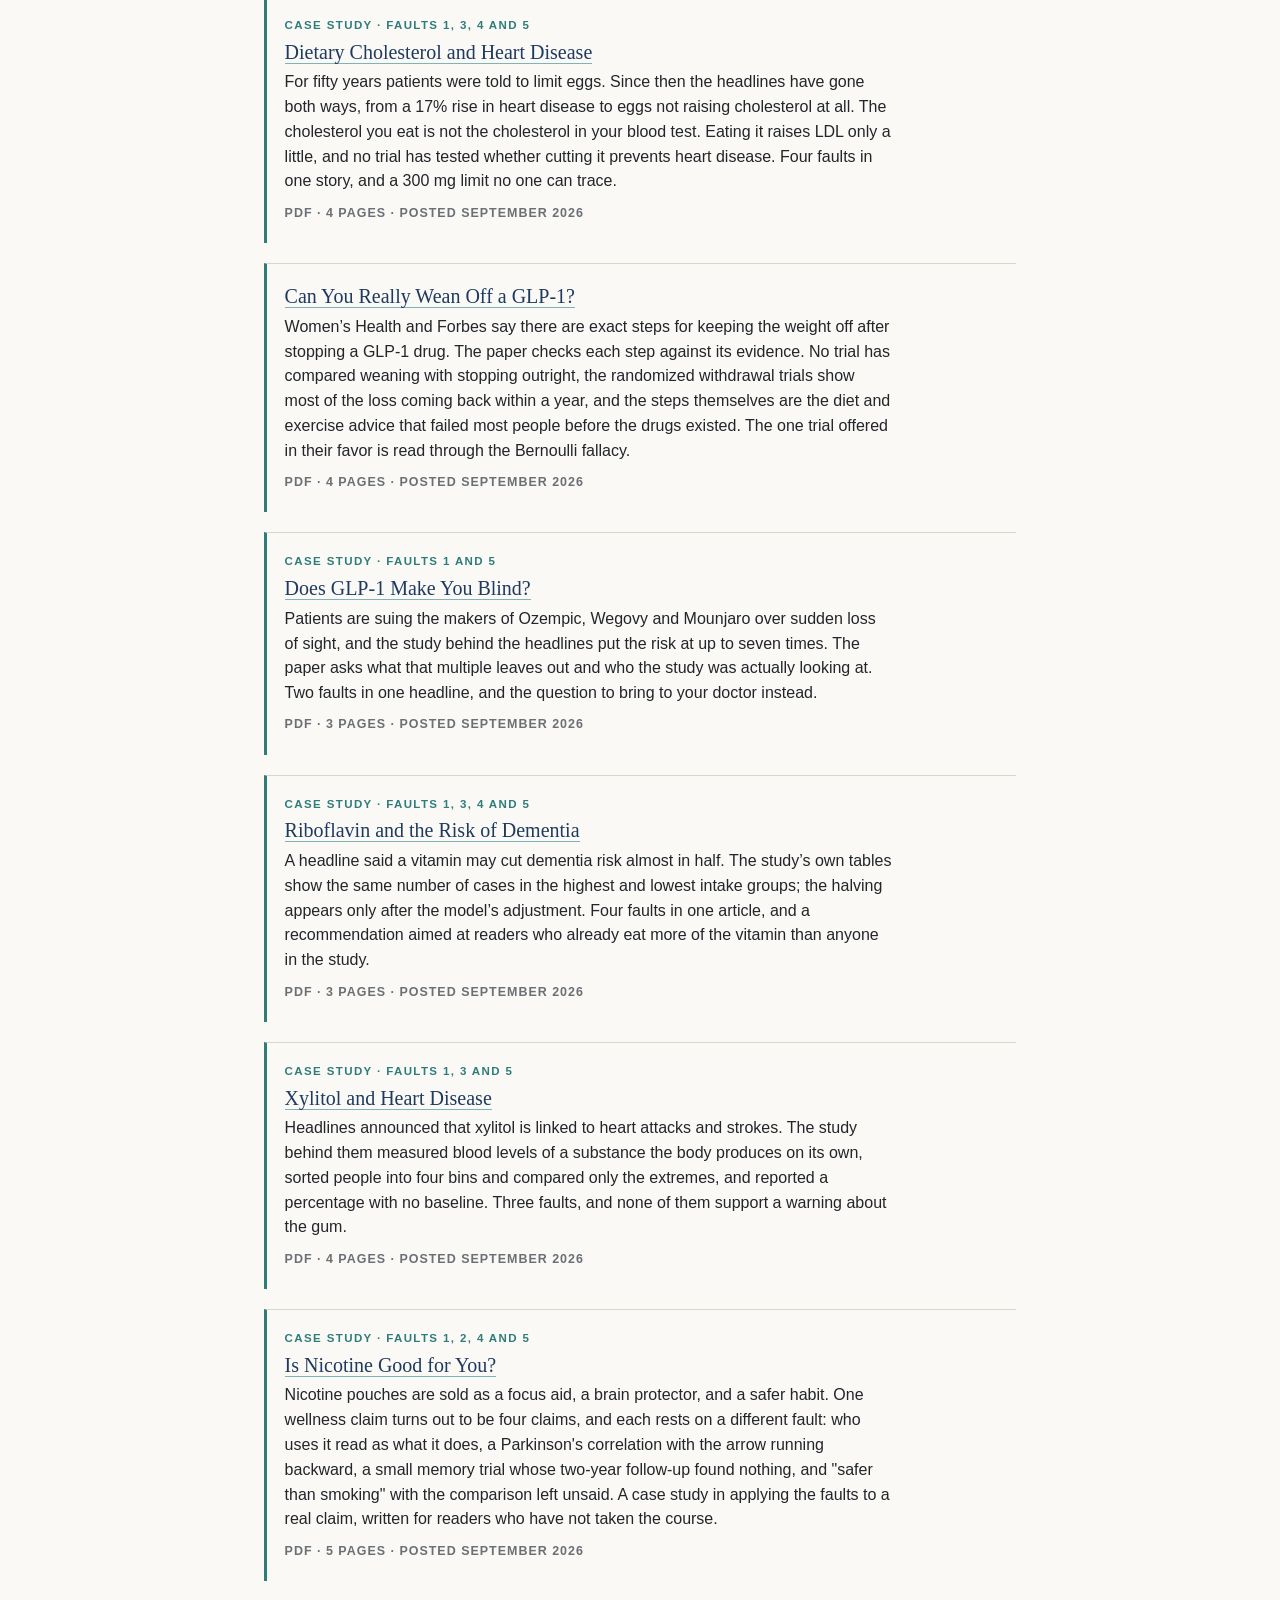
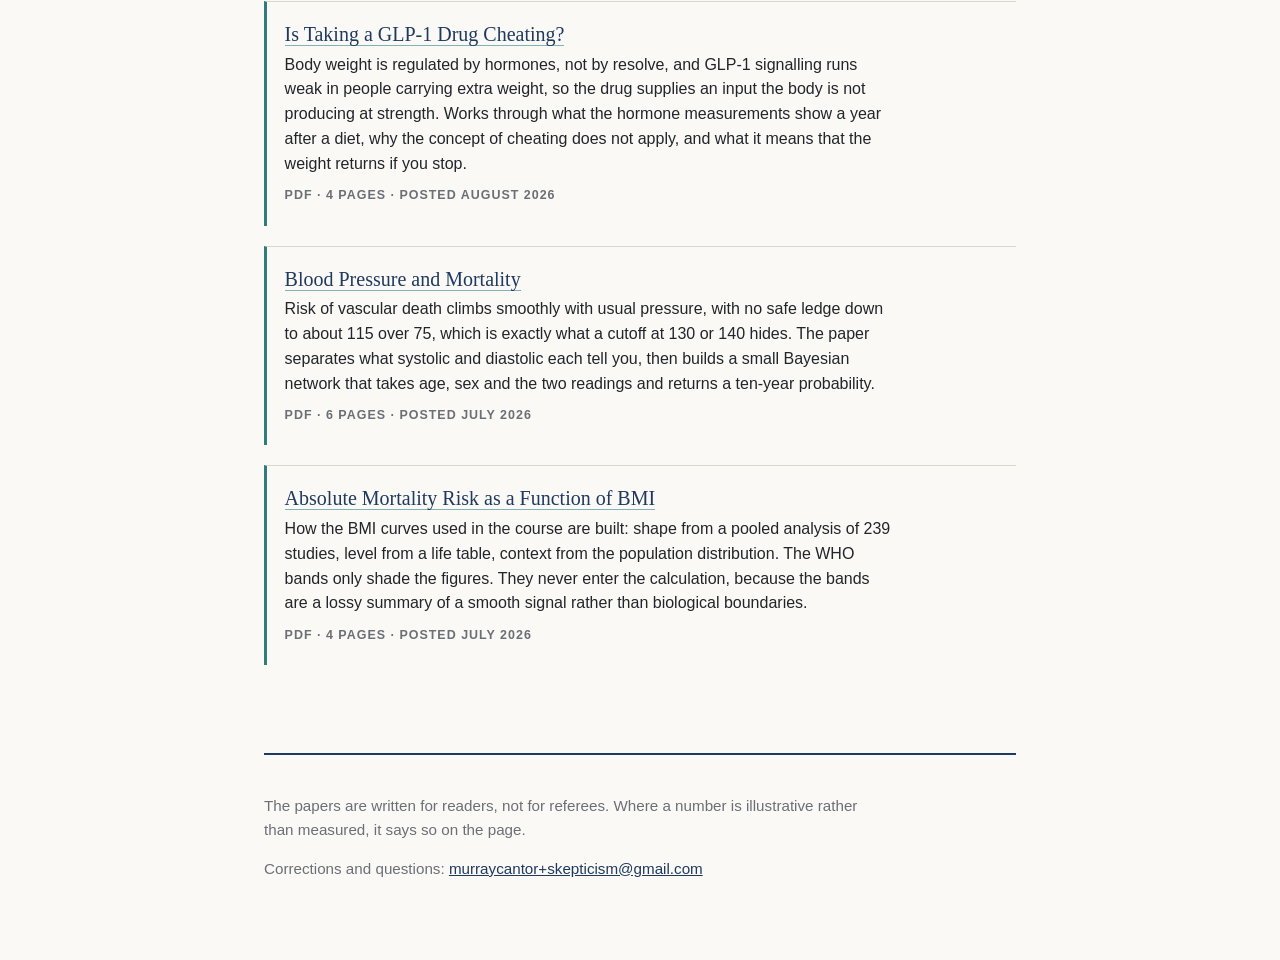
<file: papers.html>
<!DOCTYPE html>
<!--
  Healthy Skepticism — the paper library. Public, indexable, linkable.

  FOUR SECTIONS.

    START HERE            the one paper that defines the reader, What Is a
                          Healthy Skeptic. No tag, no fN class. Nothing else
                          goes here.

    WHY CLAIMS ARE EASY   papers on how medical messages are built and why they
    TO BELIEVE            are believed. They stand apart from the faults: no
                          fault names, no tag, no fN class. Newest first.

    FAULT RELATED         papers that teach one of the six faults. Each entry
                          carries its fault as a tag, and the fN class sets the
                          accent colour. Ordered by fault, 1 through 5.

    GENERAL INTEREST      papers on a medical subject, which answer a question
                          rather than teach a fault. No tag, no fN class.
                          Newest first.

  If a paper teaches a fault, it goes in the first section even when it is
  built around one subject. If it works through the evidence on a subject and
  the fault is incidental, it goes in the second.

  A CASE STUDY (one claim run through several faults) goes in General
  Interest with the tag "Case study" and no fN class; the tag lists the
  faults it uses.

  TO POST A PAPER, two edits:
    1. Drop the PDF in papers/ and copy an <article class="paper"> block into
       the right section. Give it an id: that id is what the notice on
       index.html links to.
    2. Add a notice at the top of the NOTICES list on index.html.

  The two article shapes:

    <article class="paper f3" id="short-anchor">        <-- teaches a fault
      <p class="tag">Arbitrary categories</p>
      <h3><a href="papers/file.pdf" target="_blank" rel="noopener">Title</a></h3>
      <p class="sub">One or two sentences on what it answers.</p>
      <p class="meta">PDF &middot; N pages &middot; Posted Month Year</p>
    </article>

    <article class="paper" id="short-anchor">           <-- general interest
      <h3><a href="papers/file.pdf" target="_blank" rel="noopener">Title</a></h3>
      <p class="sub">One or two sentences on what it answers.</p>
      <p class="meta">PDF &middot; N pages &middot; Posted Month Year</p>
    </article>

  Fault classes: f1 relative reporting, f2 probability reversal,
  f3 arbitrary categories, f4 the Bernoulli fallacy, f5 the causal leap.
  The tag text must be the fault's name. Faults are never renamed.

  The section headings carry no subtitle. Do not add one.
-->
<html lang="en">
<head>
<meta charset="utf-8">
<meta name="viewport" content="width=device-width, initial-scale=1">
<title>Papers &middot; Healthy Skepticism</title>
<meta name="description" content="Free papers on reading medical claims: what a healthy skeptic is, what diet research has and has not settled, standing on one leg and falls after 65, the new definition of Alzheimer's disease, the creatine claims against the trials, GLP-1 drugs and the rise in eating disorders, keeping the weight off after stopping a GLP-1 drug, GLP-1 drugs and fingernails, GLP-1 side effects and the dose, the script behind physician advice videos, relative and absolute risk, what statistical significance does not tell you, weaning off GLP-1 drugs, GLP-1 vision loss, dietary cholesterol, riboflavin, xylitol and nicotine case studies, GLP-1 drugs, blood pressure and mortality, BMI and mortality.">
<link rel="stylesheet" href="site.css">
<link rel="icon" href="favicon-32.png" type="image/png" sizes="32x32">
<link rel="alternate icon" href="favicon.ico">
<link rel="apple-touch-icon" href="apple-touch-icon.png">
<meta name="theme-color" content="#1F3A5F">
<meta property="og:type" content="website">
<meta property="og:title" content="Papers · Healthy Skepticism">
<meta property="og:description" content="Free papers on reading medical claims: what a healthy skeptic is, what diet research has and has not settled, standing on one leg and falls after 65, the new definition of Alzheimer's disease, the creatine claims against the trials, GLP-1 drugs and the rise in eating disorders, keeping the weight off after stopping a GLP-1 drug, GLP-1 drugs and fingernails, GLP-1 side effects and the dose, the script behind physician advice videos, relative and absolute risk, what statistical significance does not tell you, weaning off GLP-1 drugs, GLP-1 vision loss, dietary cholesterol, riboflavin, xylitol and nicotine case studies, GLP-1 drugs, blood pressure and mortality, BMI and mortality.">
<meta property="og:image" content="https://healthy-skepticism.com/og-image.png">
</head>
<body>
<div class="wrap">

  <nav class="sitenav" aria-label="Site">
    <a href="index.html">Home</a>
    <a href="papers.html" aria-current="page">Papers</a>
    <a href="research.html">Research</a>
    <a href="students.html">Course materials</a>
  </nav>

  <header class="masthead">
    <p class="course">Healthy Skepticism</p>
    <h1>Papers</h1>
    <p class="standfirst">Each paper takes one claim and works it through by counting, with the sources named. They were written alongside the course and stand on their own. Free to read, print and pass along. New papers are announced first in <a href="https://newsletter.healthy-skepticism.com" rel="noopener">the newsletter</a>.</p>
  </header>

  <!-- ============ START HERE: the paper that defines the reader ============ -->
  <div class="group">
    <h2>Start Here</h2>

    <article class="paper" id="healthy-skeptic">
      <h3><a href="papers/what-is-a-healthy-skeptic.pdf" target="_blank" rel="noopener">What Is a Healthy Skeptic</a></h3>
      <p class="sub">Healthy skeptics are good Bayesians. This paper explains what that means: you hold a belief, never with certainty, and let the evidence move it by its strength. Two readers can reach opposite conclusions from the same study without either misreading it. The failures are the closed mind, whose belief no evidence can reach, and the credulous mind, whose belief sits wherever the last claim left it. Worked through with vaccines, a drug advertisement, a tax audit and a jury.</p>
      <p class="meta">PDF &middot; 4 pages &middot; Posted September 2026</p>
    </article>
  </div>

  <!-- ============ WHY CLAIMS ARE EASY TO BELIEVE: newest first ============ -->
  <div class="group">
    <h2>Why Claims Are Easy to Believe</h2>

    <article class="paper" id="advice-videos">
      <h3><a href="papers/physician-advice-videos.pdf" target="_blank" rel="noopener">The Script Behind Physician Advice Videos</a></h3>
      <p class="sub">Fifty physician videos on twenty-one subjects, from statins to menopause hormone therapy, follow the same twelve-step script: the hook, the credential, the story, the misconception, the mechanism, and so on to the request to subscribe. The mechanism does the persuading. Nearly every video explains one, and two of the fifty give a baseline. The paper lays out the script step by step, shows what each step does for the viewer and what it does for the channel, and explains why a healthy skeptic does not take the video at face value.</p>
      <p class="meta">PDF &middot; 4 pages &middot; Posted September 2026</p>
    </article>
  </div>

  <!-- ============ FAULT RELATED: ordered by fault, 1 to 5 ============ -->
  <div class="group">
    <h2>Fault Related</h2>

    <article class="paper f1" id="arithmetic-of-persuasion">
      <p class="tag">Relative reporting</p>
      <h3><a href="papers/relative-vs-absolute-risk.pdf" target="_blank" rel="noopener">Relative Risk, Absolute Risk, and the Arithmetic of Persuasion</a></h3>
      <p class="sub">Four numbers come out of one 2&times;2 table, and which one you report decides how impressive the result sounds. Worked through twice, for atorvastatin (Lipitor) and for the COVID-19 vaccines, with the traps to flag in any risk claim and a teaching example at the back.</p>
      <p class="meta">PDF &middot; 12 pages &middot; Posted July 2026</p>
    </article>

    <article class="paper f4" id="how-sure-is-sure-enough">
      <p class="tag">The Bernoulli fallacy</p>
      <h3><a href="papers/how-sure-is-sure-enough.pdf" target="_blank" rel="noopener">How Sure Is Sure Enough?</a></h3>
      <p class="sub">CERN announced the Higgs boson at a fluke probability of about one in 3.5 million. A medical journal will publish at one in twenty. Both results get called significant. The paper walks the gap between the two questions, P(data | the null is true) and P(the hypothesis | data), and what it takes to get from one to the other.</p>
      <p class="meta">PDF &middot; 3 pages &middot; Posted July 2026</p>
    </article>

    <article class="paper f6" id="syndrome-trap">
      <p class="tag">The syndrome trap</p>
      <h3><a href="papers/the-syndrome-trap.pdf" target="_blank" rel="noopener">The Syndrome Trap</a></h3>
      <p class="sub">A syndrome is a checklist with a name, not a disease, but the label gets talked about as if it had one mechanism and one treatment. Metabolic syndrome names sixteen different clinical pictures needing different medicine. Treating its checklist numbers failed outright, and the one drug class that helps the whole cluster arrived by accident, out of diabetes trials, because it hit an upstream mechanism the checklist never named. The same trap stretches across the autism spectrum, where one diagnosis spans a non-verbal child and a chief executive, and across ADHD, where two people can share the diagnosis and not one symptom; the new "multi-dimensional spectrum" is the old concept of a syndrome under a fresh name. Ends with the three questions that undo the trap.</p>
      <p class="meta">PDF &middot; 5 pages &middot; Posted August 2026</p>
    </article>
  </div>

  <!-- ============ GENERAL INTEREST: newest first ============ -->
  <div class="group">
    <h2>General Interest</h2>

    <article class="paper" id="one-leg">
      <p class="tag">Case study &middot; Fault 3</p>
      <h3><a href="papers/standing-on-one-leg-after-65.pdf" target="_blank" rel="noopener">Standing on One Leg After 65</a></h3>
      <p class="sub">A piece on Apple News gives a table of how long you should be able to stand on one leg at each age, from 100 seconds in your 50s down to 5 at 90 and older. Standing time declines along a smooth curve. The table turns it into decade shelves with a cliff at each birthday, and nothing happens to your legs the day you turn 80. The paper puts the real hazard in whole people. Of 1,000 Americans over 65, about 276 fell in the past year. Of 1,000 older people who break a hip, about 220 die within a year. A short standing time predicts a serious fall. Balance and strength exercise lowers the count, from about 850 falls per 1,000 people a year to about 655.</p>
      <p class="meta">PDF &middot; 5 pages &middot; Posted November 2026</p>
    </article>

    <article class="paper" id="alzheimers">
      <p class="tag">Case study &middot; Faults 2, 3 and 6</p>
      <h3><a href="papers/alzheimers-new-definition.pdf" target="_blank" rel="noopener">The New Definition of Alzheimer&rsquo;s Disease</a></h3>
      <p class="sub">The news says a blood test can now detect Alzheimer&rsquo;s disease before any symptoms appear. Since 2024 the official definition is a biological process, present whenever one biomarker is abnormal, with or without symptoms. The paper takes three claims in turn. A positive test does not mean you have the disease: for a healthy 70-year-old man it means a lifetime chance of dementia of about 14%, with a range from 7% to 23%. The line between disease and no disease runs through a smooth measurement, and a faulty reagent lot once moved patients across it. And two people with the new diagnosis can share one protein and nothing else. For people who already have symptoms, the tests are a real advance.</p>
      <p class="meta">PDF &middot; 4 pages &middot; Posted November 2026</p>
    </article>

    <article class="paper" id="creatine">
      <p class="tag">Case study &middot; Faults 4, 5 and 6</p>
      <h3><a href="papers/creatine-article-against-the-trials.pdf" target="_blank" rel="noopener">The LA Times Creatine Article Against the Trials</a></h3>
      <p class="sub">The Los Angeles Times says creatine is for probably everybody: muscle and bone after 40, memory and mood in menopause, thinking in older adults. The paper takes the claims one at a time against the trials. One holds up: older adults who lift weights two or three times a week gain about 1.4 kg of lean mass. The two largest trials found nothing for bone, and the memory meta-analyses disagree about who benefits. The paper then goes through the harms the story left out: diarrhea at 10 g servings, more people quitting, and a blood test that misreads kidney function. A training supplement, not a supplement for everybody.</p>
      <p class="meta">PDF &middot; 10 pages &middot; Posted November 2026</p>
    </article>

    <article class="paper" id="glp1-eating">
      <p class="tag">Case study &middot; Fault 5</p>
      <h3><a href="papers/glp1-eating-disorders.pdf" target="_blank" rel="noopener">GLP-1 Drugs and the Rise in Eating Disorders</a></h3>
      <p class="sub">MIT Technology Review reports that eating disorders are on the rise and that GLP-1 drugs could make things worse. The 71% rise comes from a study that ran from 1990 to 2023 and never measured GLP-1 use. The drugs came into wide use in the last two and a half of those 33 years. The one survey that does involve the drugs asked people who already had an eating disorder, had no comparison group, and cannot tell whether the disorder or the drug came first. One fault, the causal leap, and nothing in the story shows that the drugs cause eating disorders.</p>
      <p class="meta">PDF &middot; 3 pages &middot; Posted October 2026</p>
    </article>

    <article class="paper" id="glp1-regain">
      <p class="tag">Case study</p>
      <h3><a href="papers/glp1-weight-regain-after-stopping.pdf" target="_blank" rel="noopener">Can You Stop a GLP-1 Drug and Keep the Weight Off?</a></h3>
      <p class="sub">A story on Apple News gives two answers. Its expert says most people put the weight back on. The rest of the piece leans on a Cleveland Clinic headline that 45% keep it off. The trials took people off the drug and weighed them for a year, and most of the lost weight came back. The 45% counts something else: people who quit early, about half of them back on some treatment, sorted by whether they were a pound up or a pound down. The paper asks what each number is a fraction of, and which people were counted.</p>
      <p class="meta">PDF &middot; 4 pages &middot; Posted October 2026</p>
    </article>

    <article class="paper" id="glp1-nails">
      <p class="tag">Case study &middot; Faults 1, 4, 5 and 6</p>
      <h3><a href="papers/glp1-nail-detachment.pdf" target="_blank" rel="noopener">No, GLP-1 Drugs Won&rsquo;t Detach Your Fingernails</a></h3>
      <p class="sub">Vice reported that GLP-1 drugs may make your fingernails fall off. The study behind it was a questionnaire. People on the drug ticked the nail detachment box more often than people not on it, and no one examined a nail. People who are watching their bodies change look harder at their hands, and about half the users had nail problems before they started the drug. The causal leap is the flaw that settles it, and three smaller faults ride along.</p>
      <p class="meta">PDF &middot; 4 pages &middot; Posted October 2026</p>
    </article>

    <article class="paper" id="glp1-dose">
      <h3><a href="papers/glp1-side-effects-and-the-dose.pdf" target="_blank" rel="noopener">GLP-1 Side Effects and the Dose</a></h3>
      <p class="sub">A week of stories about hair loss, nail damage, gallstones, pancreatitis, sudden vision loss and performers losing their voices. A follow-up to Is Taking a GLP-1 Drug Cheating? The paper puts a number on each side effect, in whole people, and finds that apart from nausea, vomiting and diarrhea they are rare, and that those measured at more than one dose rise with the dose. People differ in how much of the drug they need, and in the trials many did nearly as well on the lower dose. Why the dose belongs with a doctor watching the patient, not a schedule run to the maximum.</p>
      <p class="meta">PDF &middot; 5 pages &middot; Posted October 2026</p>
    </article>

    <article class="paper" id="diet-research">
      <h3><a href="papers/a-healthy-skeptic-looks-at-diet-research.pdf" target="_blank" rel="noopener">A Healthy Skeptic Looks at Diet Research</a></h3>
      <p class="sub">Cut fat, cut salt, take fish oil, eat five a day, eat plants instead of meat. The paper goes through the studies behind seventeen of the most common pieces of dietary advice and asks what each one rests on. Very little of it was tested by putting people on the diet and counting what happened. Where diet was tested properly, it helped people who already had something wrong. For a healthy adult who eats enough, no study has shown that changing your diet makes you live longer. A survey of a whole field, with a verdict table and what is left once the rest is set aside.</p>
      <p class="meta">PDF &middot; 17 pages &middot; Posted October 2026</p>
    </article>

    <article class="paper" id="cholesterol">
      <p class="tag">Case study &middot; Faults 1, 3, 4 and 5</p>
      <h3><a href="papers/dietary-cholesterol-and-heart-disease.pdf" target="_blank" rel="noopener">Dietary Cholesterol and Heart Disease</a></h3>
      <p class="sub">For fifty years patients were told to limit eggs. Since then the headlines have gone both ways, from a 17% rise in heart disease to eggs not raising cholesterol at all. The cholesterol you eat is not the cholesterol in your blood test. Eating it raises LDL only a little, and no trial has tested whether cutting it prevents heart disease. Four faults in one story, and a 300 mg limit no one can trace.</p>
      <p class="meta">PDF &middot; 4 pages &middot; Posted September 2026</p>
    </article>

    <article class="paper" id="glp1-wean">
      <h3><a href="papers/can-you-really-wean-off-a-glp1.pdf" target="_blank" rel="noopener">Can You Really Wean Off a GLP-1?</a></h3>
      <p class="sub">Women&rsquo;s Health and Forbes say there are exact steps for keeping the weight off after stopping a GLP-1 drug. The paper checks each step against its evidence. No trial has compared weaning with stopping outright, the randomized withdrawal trials show most of the loss coming back within a year, and the steps themselves are the diet and exercise advice that failed most people before the drugs existed. The one trial offered in their favor is read through the Bernoulli fallacy.</p>
      <p class="meta">PDF &middot; 4 pages &middot; Posted September 2026</p>
    </article>

    <article class="paper" id="glp1-vision">
      <p class="tag">Case study &middot; Faults 1 and 5</p>
      <h3><a href="papers/glp1-vision-loss.pdf" target="_blank" rel="noopener">Does GLP-1 Make You Blind?</a></h3>
      <p class="sub">Patients are suing the makers of Ozempic, Wegovy and Mounjaro over sudden loss of sight, and the study behind the headlines put the risk at up to seven times. The paper asks what that multiple leaves out and who the study was actually looking at. Two faults in one headline, and the question to bring to your doctor instead.</p>
      <p class="meta">PDF &middot; 3 pages &middot; Posted September 2026</p>
    </article>

    <article class="paper" id="riboflavin">
      <p class="tag">Case study &middot; Faults 1, 3, 4 and 5</p>
      <h3><a href="papers/riboflavin-and-dementia.pdf" target="_blank" rel="noopener">Riboflavin and the Risk of Dementia</a></h3>
      <p class="sub">A headline said a vitamin may cut dementia risk almost in half. The study&rsquo;s own tables show the same number of cases in the highest and lowest intake groups; the halving appears only after the model&rsquo;s adjustment. Four faults in one article, and a recommendation aimed at readers who already eat more of the vitamin than anyone in the study.</p>
      <p class="meta">PDF &middot; 3 pages &middot; Posted September 2026</p>
    </article>

    <article class="paper" id="xylitol">
      <p class="tag">Case study &middot; Faults 1, 3 and 5</p>
      <h3><a href="papers/xylitol-and-heart-disease.pdf" target="_blank" rel="noopener">Xylitol and Heart Disease</a></h3>
      <p class="sub">Headlines announced that xylitol is linked to heart attacks and strokes. The study behind them measured blood levels of a substance the body produces on its own, sorted people into four bins and compared only the extremes, and reported a percentage with no baseline. Three faults, and none of them support a warning about the gum.</p>
      <p class="meta">PDF &middot; 4 pages &middot; Posted September 2026</p>
    </article>

    <article class="paper" id="nicotine">
      <p class="tag">Case study &middot; Faults 1, 2, 4 and 5</p>
      <h3><a href="papers/is-nicotine-good-for-you.pdf" target="_blank" rel="noopener">Is Nicotine Good for You?</a></h3>
      <p class="sub">Nicotine pouches are sold as a focus aid, a brain protector, and a safer habit. One wellness claim turns out to be four claims, and each rests on a different fault: who uses it read as what it does, a Parkinson's correlation with the arrow running backward, a small memory trial whose two-year follow-up found nothing, and "safer than smoking" with the comparison left unsaid. A case study in applying the faults to a real claim, written for readers who have not taken the course.</p>
      <p class="meta">PDF &middot; 5 pages &middot; Posted September 2026</p>
    </article>


    <article class="paper" id="glp1-cheating">
      <h3><a href="papers/GLP1_cheating.pdf" target="_blank" rel="noopener">Is Taking a GLP-1 Drug Cheating?</a></h3>
      <p class="sub">Body weight is regulated by hormones, not by resolve, and GLP-1 signalling runs weak in people carrying extra weight, so the drug supplies an input the body is not producing at strength. Works through what the hormone measurements show a year after a diet, why the concept of cheating does not apply, and what it means that the weight returns if you stop.</p>
      <p class="meta">PDF &middot; 4 pages &middot; Posted August 2026</p>
    </article>

    <article class="paper" id="blood-pressure-mortality">
      <h3><a href="papers/blood-pressure-mortality.pdf" target="_blank" rel="noopener">Blood Pressure and Mortality</a></h3>
      <p class="sub">Risk of vascular death climbs smoothly with usual pressure, with no safe ledge down to about 115 over 75, which is exactly what a cutoff at 130 or 140 hides. The paper separates what systolic and diastolic each tell you, then builds a small Bayesian network that takes age, sex and the two readings and returns a ten-year probability.</p>
      <p class="meta">PDF &middot; 6 pages &middot; Posted July 2026</p>
    </article>

    <article class="paper" id="bmi-mortality">
      <h3><a href="papers/bmi-mortality-methodology.pdf" target="_blank" rel="noopener">Absolute Mortality Risk as a Function of BMI</a></h3>
      <p class="sub">How the BMI curves used in the course are built: shape from a pooled analysis of 239 studies, level from a life table, context from the population distribution. The WHO bands only shade the figures. They never enter the calculation, because the bands are a lossy summary of a smooth signal rather than biological boundaries.</p>
      <p class="meta">PDF &middot; 4 pages &middot; Posted July 2026</p>
    </article>
  </div>

  <footer>
    <p>The papers are written for readers, not for referees. Where a number is illustrative rather than measured, it says so on the page.</p>
    <p>Corrections and questions: <a href="mailto:murraycantor+skepticism@gmail.com">murraycantor+skepticism@gmail.com</a></p>
  </footer>

</div>
<script data-goatcounter="https://healthy-skepticism.goatcounter.com/count"
        async src="//gc.zgo.at/count.js"></script>
</body>
</html>
</file>
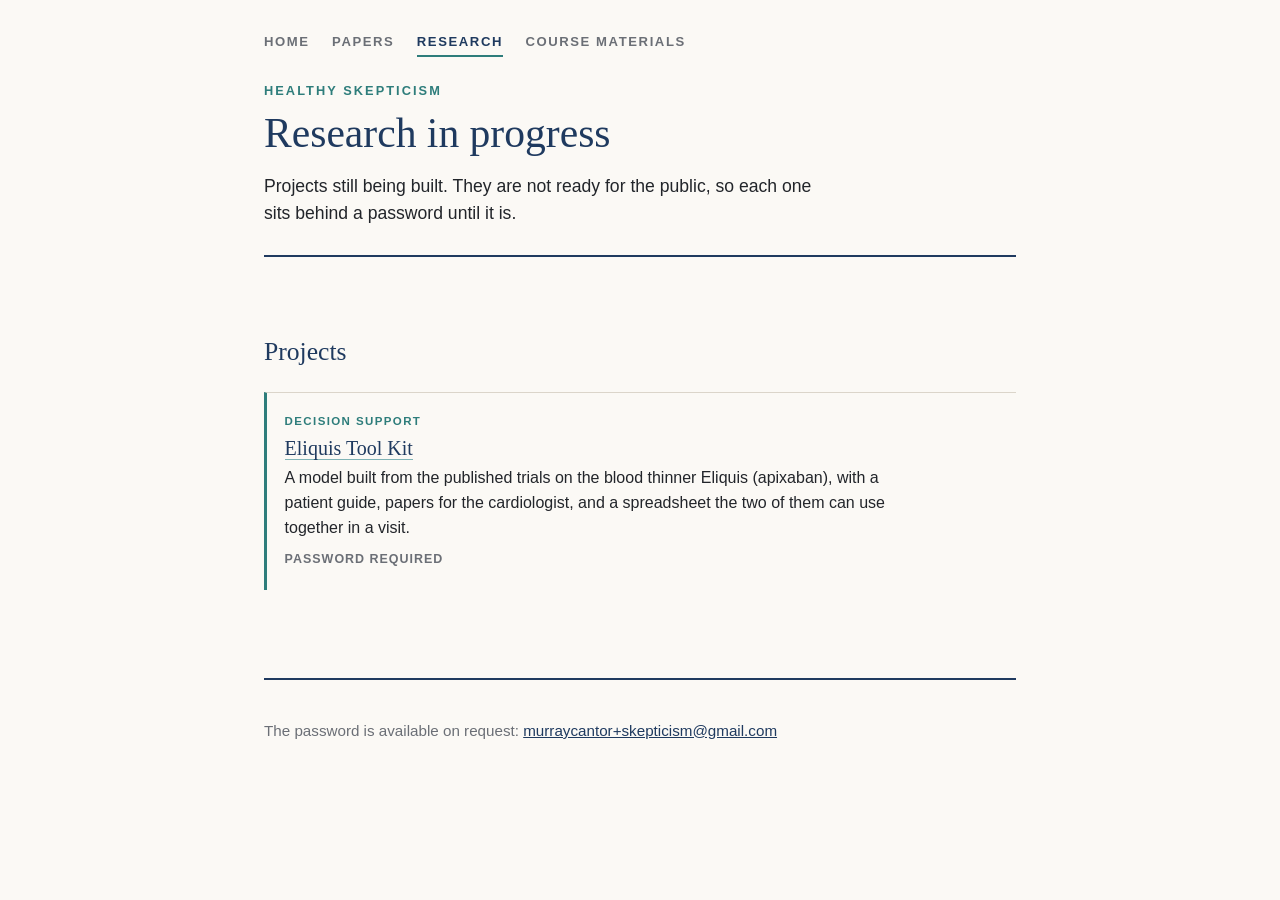
<file: research.html>
<!DOCTYPE html>
<!--
  Healthy Skepticism — research in progress.

  A public list of projects that are still being built. Each project lives on
  its own page, behind its own password, so nothing here is ready to be read
  by the public yet. To add a project, copy the <article class="paper"> block
  below and point it at the project's page.
-->
<html lang="en">
<head>
<meta charset="utf-8">
<meta name="viewport" content="width=device-width, initial-scale=1">
<title>Research in progress &middot; Healthy Skepticism</title>
<meta name="description" content="Projects still being built at Healthy Skepticism, not yet ready for the public.">
<link rel="stylesheet" href="site.css">
<link rel="icon" href="favicon-32.png" type="image/png" sizes="32x32">
<link rel="alternate icon" href="favicon.ico">
<link rel="apple-touch-icon" href="apple-touch-icon.png">
<meta name="theme-color" content="#1F3A5F">
<meta property="og:type" content="website">
<meta property="og:title" content="Research in progress · Healthy Skepticism">
<meta property="og:description" content="Projects still being built at Healthy Skepticism, not yet ready for the public.">
<meta property="og:image" content="https://healthy-skepticism.com/og-image.png">
</head>
<body>
<div class="wrap">

  <nav class="sitenav" aria-label="Site">
    <a href="index.html">Home</a>
    <a href="papers.html">Papers</a>
    <a href="research.html" aria-current="page">Research</a>
    <a href="students.html">Course materials</a>
  </nav>

  <header class="masthead">
    <p class="course">Healthy Skepticism</p>
    <h1>Research in progress</h1>
    <p class="standfirst">Projects still being built. They are not ready for the public, so each one sits behind a password until it is.</p>
  </header>

  <div class="group">
    <h2>Projects</h2>

    <article class="paper">
      <p class="tag">Decision support</p>
      <h3><a href="eliquis.html">Eliquis Tool Kit</a></h3>
      <p class="sub">A model built from the published trials on the blood thinner Eliquis (apixaban), with a patient guide, papers for the cardiologist, and a spreadsheet the two of them can use together in a visit.</p>
      <p class="meta">Password required</p>
    </article>
  </div>

  <footer>
    <p>The password is available on request: <a href="mailto:murraycantor+skepticism@gmail.com">murraycantor+skepticism@gmail.com</a></p>
  </footer>

</div>
<script data-goatcounter="https://healthy-skepticism.goatcounter.com/count"
        async src="//gc.zgo.at/count.js"></script>
</body>
</html>
</file>
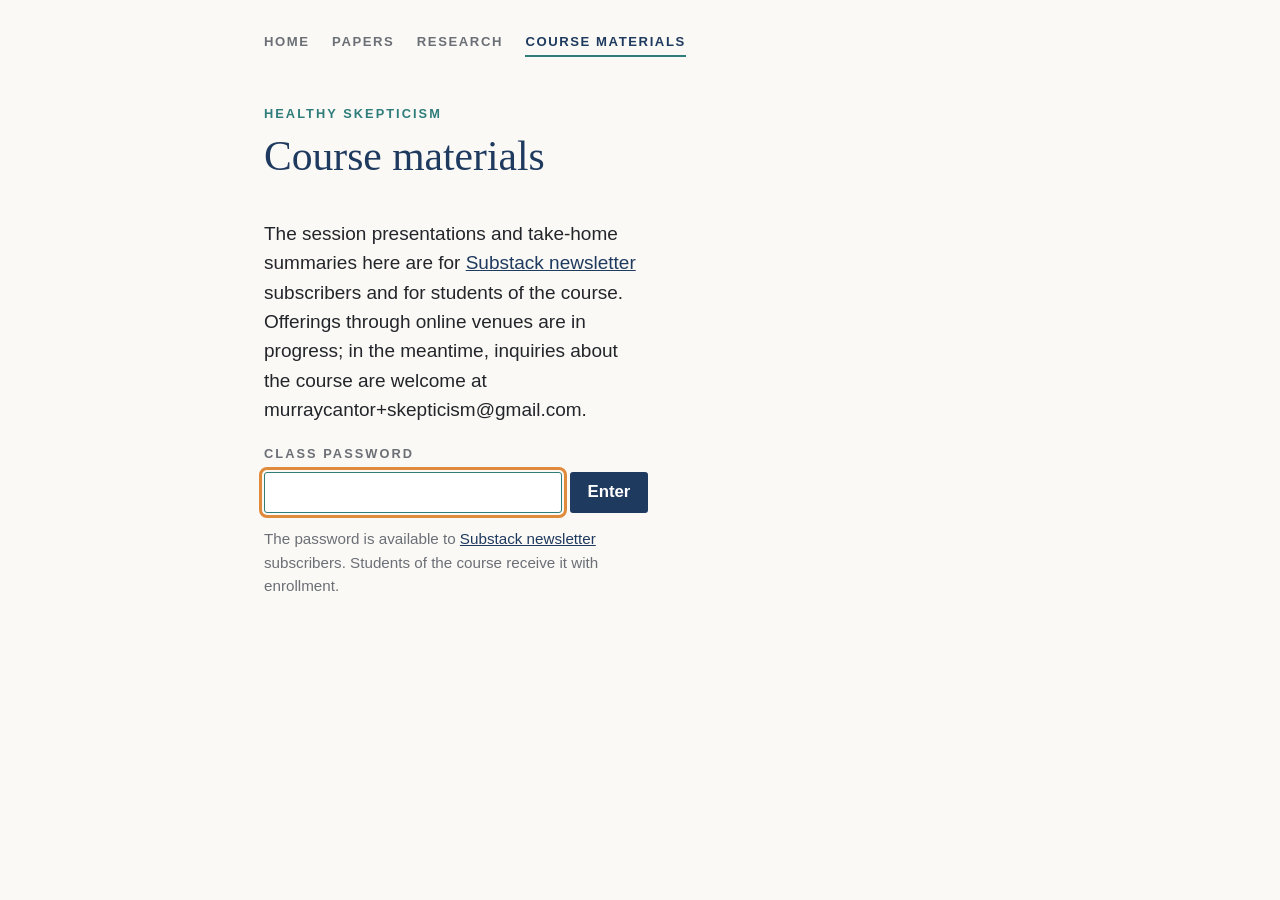
<file: students.html>
<!DOCTYPE html>
<!--
  Healthy Skepticism — course materials, behind the class password.

  EVERYTHING A STUDENT NEEDS FOR ONE SESSION SITS IN THAT SESSION'S BLOCK.
  To add or change a file: drop it in materials/ and edit the href.

  Other papers are NOT listed here. They live on papers.html, and the slides and
  take-homes name the ones that bear on each session.

  Venue neutral on purpose: no dates and no venue names, so the same page
  serves every offering.

  Expected files:
    materials/session1-takehome.pdf      materials/session1-slides.pdf
    materials/session2-takehome.pdf      materials/session2-slides.pdf
    materials/session3-takehome.pdf      materials/session3-slides.pdf
    materials/session4-takehome.pdf      materials/session4-slides.pdf
    materials/session5-takehome.pdf      materials/session5-slides.pdf
  The fault papers are public and live in papers/; each session block links the
  one(s) it teaches:
    papers/fault1-relative-reporting.pdf   papers/fault2-probability-reversal.pdf
    papers/fault3-arbitrary-categories.pdf papers/fault4-bernoulli-fallacy.pdf
    papers/fault5-causal-leap.pdf          papers/fault6-syndrome-trap.pdf

  Styling lives in site.css with the rest of the site.
-->
<html lang="en">
<head>
<meta charset="utf-8">
<meta name="viewport" content="width=device-width, initial-scale=1">
<meta name="robots" content="noindex">
<title>Course materials &middot; Healthy Skepticism</title>
<link rel="stylesheet" href="site.css">
<link rel="icon" href="favicon-32.png" type="image/png" sizes="32x32">
<link rel="alternate icon" href="favicon.ico">
<link rel="apple-touch-icon" href="apple-touch-icon.png">
<meta name="theme-color" content="#1F3A5F">
<meta property="og:type" content="website">
<meta property="og:title" content="Course materials · Healthy Skepticism">
<meta property="og:description" content="Making sense of medical claims by counting.">
<meta property="og:image" content="https://healthy-skepticism.com/og-image.png">
</head>
<body>

<!-- ===================== PASSWORD GATE =====================
  Change the password by replacing PASSWORD_SHA256 at the foot
  of this file. To get the hash for a new password, run this in
  Terminal (note the -n, which keeps the newline out of the hash):

      echo -n 'yournewpassword' | shasum -a 256

  Paste the long hex string it prints between the quotes.
========================================================== -->

<div class="wrap" id="gatewrap">
  <nav class="sitenav" aria-label="Site">
    <a href="index.html">Home</a>
    <a href="papers.html">Papers</a>
    <a href="research.html">Research</a>
    <a href="students.html" aria-current="page">Course materials</a>
  </nav>
  <div id="gate">
    <p class="course">Healthy Skepticism</p>
    <h1>Course materials</h1>
    <p>The session presentations and take-home summaries here are for <a href="https://newsletter.healthy-skepticism.com" rel="noopener">Substack newsletter</a> subscribers and for students of the course. Offerings through online venues are in progress; in the meantime, inquiries about the course are welcome at murraycantor+skepticism@gmail.com.</p>
    <label for="pw">Class password</label>
    <div class="row">
      <input id="pw" type="text" autocomplete="off" autocapitalize="off" spellcheck="false">
      <button id="go" type="button">Enter</button>
    </div>
    <p class="hint" id="hint">The password is available to <a href="https://newsletter.healthy-skepticism.com" rel="noopener">Substack newsletter</a> subscribers. Students of the course receive it with enrollment.</p>
    <p class="error" id="err" hidden>That password does not match. Check for a stray capital or space.</p>
  </div>
</div>

<div class="wrap" id="materials" hidden>

  <nav class="sitenav" aria-label="Site">
    <a href="index.html">Home</a>
    <a href="papers.html">Papers</a>
    <a href="research.html">Research</a>
    <a href="students.html" aria-current="page">Course materials</a>
  </nav>

  <header class="masthead">
    <p class="course">Healthy Skepticism</p>
    <h1>Course materials</h1>
  </header>

  <p>Here, for each of the five sessions: the slides as shown in class, a take-home summary that works the session's arithmetic again at reading pace, and a fuller paper on each fault the session teaches. Everything is yours to keep, print, and mark up. The one request is that the password stay with subscribers and students of the course.</p>

  <!-- ================= SESSION 1 ================= -->
  <section class="session s1">
    <p class="marker">Session 1</p>
    <h2>Relative reporting</h2>
    <p class="question">What does a 36% improvement from taking a drug really mean?</p>
    <ul class="files">
      <li><span class="kind">Summary</span><a href="materials/session1-takehome.pdf" target="_blank" rel="noopener">Take-home summary</a></li>
      <li><span class="kind">Slides</span><a href="materials/session1-slides.pdf" target="_blank" rel="noopener">Slides from the session</a></li>
      <li><span class="kind">Paper</span><a href="papers/fault1-relative-reporting.pdf" target="_blank" rel="noopener">Fault 1: Relative Reporting</a></li>
    </ul>
  </section>

  <!-- ================= SESSION 2 ================= -->
  <section class="session s2">
    <p class="marker">Session 2</p>
    <h2>Probability reversal</h2>
    <p class="question">Does a positive COVID test mean I have it? Does a negative mean I’m not contagious?</p>
    <ul class="files">
      <li><span class="kind">Summary</span><a href="materials/session2-takehome.pdf" target="_blank" rel="noopener">Take-home summary</a></li>
      <li><span class="kind">Slides</span><a href="materials/session2-slides.pdf" target="_blank" rel="noopener">Slides from the session</a></li>
      <li><span class="kind">Paper</span><a href="papers/fault2-probability-reversal.pdf" target="_blank" rel="noopener">Fault 2: Probability Reversal</a></li>
    </ul>
  </section>

  <!-- ================= SESSION 3 ================= -->
  <section class="session s3">
    <p class="marker">Session 3</p>
    <h2>Arbitrary categories, and the Bernoulli fallacy</h2>
    <p class="question">How concerned should you be if your systolic blood pressure goes from 119 to 120? And why does the published medical advice keep changing?</p>
    <ul class="files">
      <li><span class="kind">Summary</span><a href="materials/session3-takehome.pdf" target="_blank" rel="noopener">Take-home summary</a></li>
      <li><span class="kind">Slides</span><a href="materials/session3-slides.pdf" target="_blank" rel="noopener">Slides from the session</a></li>
      <li><span class="kind">Paper</span><a href="papers/fault3-arbitrary-categories.pdf" target="_blank" rel="noopener">Fault 3: Arbitrary Categories</a></li>
      <li><span class="kind">Paper</span><a href="papers/fault4-bernoulli-fallacy.pdf" target="_blank" rel="noopener">Fault 4: The Bernoulli Fallacy</a></li>
    </ul>
  </section>

  <!-- ================= SESSION 4 ================= -->
  <section class="session s4">
    <p class="marker">Session 4</p>
    <h2>The syndrome trap</h2>
    <p class="question">If two people have the same diagnosis, what do they actually have in common?</p>
    <ul class="files">
      <li><span class="kind">Summary</span><a href="materials/session4-takehome.pdf" target="_blank" rel="noopener">Take-home summary</a></li>
      <li><span class="kind">Slides</span><a href="materials/session4-slides.pdf" target="_blank" rel="noopener">Slides from the session</a></li>
      <li><span class="kind">Paper</span><a href="papers/fault6-syndrome-trap.pdf" target="_blank" rel="noopener">Fault 6: The Syndrome Trap</a></li>
    </ul>
  </section>

  <!-- ================= SESSION 5 ================= -->
  <section class="session s5">
    <p class="marker">Session 5</p>
    <h2>The causal leap</h2>
    <p class="question">Does bird watching prevent dementia?</p>
    <ul class="files">
      <li><span class="kind">Summary</span><a href="materials/session5-takehome.pdf" target="_blank" rel="noopener">Take-home summary</a></li>
      <li><span class="kind">Slides</span><a href="materials/session5-slides.pdf" target="_blank" rel="noopener">Slides from the session</a></li>
      <li><span class="kind">Paper</span><a href="papers/fault5-causal-leap.pdf" target="_blank" rel="noopener">Fault 5: The Causal Leap</a></li>
    </ul>
  </section>

  <footer>
    <p>The papers that bear on each session are on the <a href="papers.html">papers page</a>, open to anyone.</p>
    <p>Questions about anything here: <a href="mailto:murraycantor+skepticism@gmail.com">murraycantor+skepticism@gmail.com</a></p>
  </footer>

</div>

<script>
(function () {
  var PASSWORD_SHA256 = "b3ba65b2bee2cf9635440b7e170e5d5cd7b3f47a245763f4a87e4685c7922e4d";

  var gatewrap = document.getElementById("gatewrap");
  var page = document.getElementById("materials");
  var input = document.getElementById("pw");
  var err = document.getElementById("err");

  function reveal() {
    gatewrap.hidden = true;
    page.hidden = false;
  }

  function hash(text) {
    var bytes = new TextEncoder().encode(text);
    return crypto.subtle.digest("SHA-256", bytes).then(function (buf) {
      return Array.prototype.map.call(new Uint8Array(buf), function (b) {
        return b.toString(16).padStart(2, "0");
      }).join("");
    });
  }

  function submit() {
    hash(input.value.trim()).then(function (digest) {
      if (digest === PASSWORD_SHA256) {
        try { sessionStorage.setItem("hs-materials", "1"); } catch (e) {}
        reveal();
      } else {
        err.hidden = false;
        input.select();
      }
    });
  }

  document.getElementById("go").addEventListener("click", submit);
  input.addEventListener("keydown", function (e) {
    if (e.key === "Enter") { submit(); }
  });
  input.addEventListener("input", function () { err.hidden = true; });

  try {
    if (sessionStorage.getItem("hs-materials") === "1") { reveal(); }
  } catch (e) {}

  if (!window.crypto || !crypto.subtle) {
    document.getElementById("hint").textContent =
      (location.protocol === "file:")
        ? "Testing locally? Serve the folder with: python3 -m http.server"
        : "This page needs a current browser. Please email for the files.";
  }

  input.focus();
})();
</script>
<script data-goatcounter="https://healthy-skepticism.goatcounter.com/count"
        async src="//gc.zgo.at/count.js"></script>
</body>
</html>
</file>
<file: site.css>
/* ============================================================
   Healthy Skepticism — one stylesheet for the whole site.

   Every page links this file and nothing else. Change a colour,
   a font or a rule here and all three pages follow.

   Sections below, in order:
     tokens · base · site nav · masthead · sections · cards
     five faults · venues · notices · paper entries · file lists
     footer · password gate · small screens
   ============================================================ */

/* ---------- tokens ---------- */
:root{
  --navy:#1F3A5F;
  --teal:#2E7D7B;
  --teal-pale:#7FB3B5;
  --terra:#C05B3C;
  --amber:#E08A3C;
  --darkred:#8B2323;
  --moss:#5A7247;
  --ink:#22252A;
  --paper:#FBF9F5;
  --rule:#DBD5CA;
  --muted:#6B6F76;
  --serif:"Bookman Old Style","Bookman","Georgia",serif;
  --sans:"Calibri","Segoe UI",-apple-system,BlinkMacSystemFont,"Helvetica Neue",Arial,sans-serif;
}

/* ---------- base ---------- */
*{box-sizing:border-box}
html{-webkit-text-size-adjust:100%}
body{
  margin:0;background:var(--paper);color:var(--ink);
  font-family:var(--sans);font-size:19px;line-height:1.55;
}
.wrap{max-width:50rem;margin:0 auto;padding:2rem 1.5rem 5rem}
a{color:var(--navy)}
a:focus-visible{outline:3px solid var(--amber);outline-offset:3px;border-radius:2px}
[hidden]{display:none !important}

.masthead{position:relative}
.mark-corner{position:absolute;top:0;right:0}
@media (max-width:600px){.mark-corner{width:44px;height:44px}}

/* ---------- site nav ---------- */
.sitenav{
  display:flex;flex-wrap:wrap;gap:1.4rem;
  font-size:.82rem;letter-spacing:.12em;text-transform:uppercase;font-weight:700;
  padding-bottom:1.5rem
}
.sitenav a{color:var(--muted);text-decoration:none;padding-bottom:.15rem}
.sitenav a:hover{color:var(--navy)}
.sitenav a[aria-current="page"]{color:var(--navy);border-bottom:2px solid var(--teal)}

/* ---------- masthead ---------- */
.masthead{border-bottom:2px solid var(--navy);padding-bottom:1.75rem;margin-bottom:2.5rem}
.eyebrow,.course{
  font-size:.8rem;letter-spacing:.16em;text-transform:uppercase;
  color:var(--teal);font-weight:700;margin:0 0 .6rem
}
h1{font-family:var(--serif);font-size:2.6rem;line-height:1.12;margin:0 0 1rem;color:var(--navy);font-weight:400}
.masthead h1:last-child{margin-bottom:0}
.byline{margin:.2rem 0 0;font-size:1rem;color:var(--muted);letter-spacing:.02em}
.standfirst{margin:0;max-width:36rem;font-size:1.1rem}

/* ---------- sections ---------- */
section{padding:2.5rem 0;border-bottom:1px solid var(--rule)}
section:last-of-type{border-bottom:0}
h2{font-family:var(--serif);font-size:1.6rem;line-height:1.2;margin:0 0 1rem;font-weight:400;color:var(--navy)}
h3{font-family:var(--serif);font-size:1.25rem;line-height:1.25;margin:0;font-weight:400;color:var(--ink)}
p{max-width:38rem}
p:last-child{margin-bottom:0}
.note{color:var(--muted);font-size:.95rem}

/* ---------- destination cards ---------- */
.cards{display:grid;grid-template-columns:1fr 1fr;gap:1.25rem;margin-top:1.5rem}
.card{
  display:block;text-decoration:none;color:inherit;
  border:1.5px solid var(--rule);border-left:4px solid var(--teal);
  border-radius:3px;padding:1.25rem 1.35rem;background:#fff
}
.card:hover{border-color:var(--teal-pale);border-left-color:var(--navy)}
.card:focus-visible{outline:3px solid var(--amber);outline-offset:3px}
.card h3{margin-bottom:.35rem;color:var(--navy)}
.card p{margin:0;font-size:.97rem;color:var(--muted);max-width:none}
.card.locked{border-left-color:var(--terra)}

/* ---------- buttons ---------- */
.cta{
  display:inline-block;font-weight:600;text-decoration:none;color:#fff;
  background:var(--navy);padding:.7rem 1.3rem;border-radius:3px;margin-top:.25rem
}
.cta:hover{background:var(--teal)}
.cta:focus-visible{outline:3px solid var(--amber);outline-offset:3px}

/* ---------- invitation (home page, newsletter) ---------- */
.invite{
  margin:1.75rem 0 .5rem;padding:1.25rem 1.5rem;
  border:1.5px solid var(--rule);border-left:4px solid var(--teal);
  background:#fff;border-radius:3px
}
.invite p{margin:0 0 .9rem;max-width:none}
.invite p:last-child{margin-bottom:0}

/* ---------- the five faults ---------- */
ol.faults{list-style:none;margin:0;padding:0;counter-reset:fault}
ol.faults li{padding:1rem 0;border-top:1px solid var(--rule);counter-increment:fault}
ol.faults li:first-child{border-top:0}
ol.faults .name{font-family:var(--serif);font-size:1.2rem;color:var(--ink);display:block}
ol.faults .name::before{
  content:counter(fault);
  font-family:var(--sans);font-size:.8rem;font-weight:700;color:var(--teal);
  display:inline-block;min-width:1.6rem;vertical-align:.15em
}
ol.faults .q{
  font-family:var(--serif);font-style:italic;color:var(--muted);
  margin:.3rem 0 0 1.6rem;display:block
}
ol.faults .expl{margin:.5rem 0 0 1.6rem}
ol.faults .read{margin:.45rem 0 0 1.6rem;font-size:.95rem}
ol.faults .read a{text-decoration:none;font-weight:600;border-bottom:1.5px solid var(--teal-pale)}
ol.faults .read a:hover{border-bottom-color:var(--teal)}

/* ---------- venues ---------- */
dl.venues{margin:0}
dl.venues dt{
  font-family:var(--serif);font-size:1.15rem;color:var(--ink);
  padding-top:1rem;margin-top:1rem;border-top:1px solid var(--rule)
}
dl.venues dt:first-child{padding-top:0;margin-top:0;border-top:0}
dl.venues dd{margin:.3rem 0 0;max-width:38rem;color:var(--muted)}

/* ---------- notices (what is new) ---------- */
ul.notices{list-style:none;margin:0;padding:0}
ul.notices li{padding:.85rem 0;border-top:1px solid var(--rule);max-width:38rem}
ul.notices li:first-child{border-top:0}
ul.notices .when{
  display:block;font-size:.72rem;letter-spacing:.12em;text-transform:uppercase;
  color:var(--muted);font-weight:700;margin-bottom:.15rem
}
ul.notices a{font-weight:600;text-decoration:none;border-bottom:1.5px solid var(--teal-pale)}
ul.notices a:hover{border-bottom-color:var(--navy)}
ul.notices .gloss{display:block;color:var(--muted);font-size:.95rem}
.more{margin-top:1.5rem;font-weight:600}

/* ---------- paper entries ---------- */
/* Section headings carry no subtitle, so the heading owns the space below it. */
.group{padding:2.5rem 0;border-bottom:1px solid var(--rule)}
.group:last-of-type{border-bottom:0}
.group > h2{margin-bottom:1.5rem}
article.paper{
  padding:1.25rem 0 1.25rem 1.1rem;border-top:1px solid var(--rule);
  border-left:3px solid var(--accent,var(--teal));margin-top:1.25rem
}
article.paper:first-of-type{margin-top:0}
article.paper .tag{
  margin:0 0 .3rem;font-size:.72rem;letter-spacing:.12em;text-transform:uppercase;
  font-weight:700;color:var(--accent,var(--teal))
}
article.paper h3 a{text-decoration:none;border-bottom:1.5px solid var(--teal-pale)}
article.paper h3 a:hover{border-bottom-color:var(--navy)}
article.paper .sub{margin:.35rem 0 0;font-size:1rem}
article.paper .meta{
  margin:.6rem 0 0;font-size:.78rem;letter-spacing:.08em;text-transform:uppercase;
  color:var(--muted);font-weight:700
}
.f1{--accent:var(--teal)}
.f2{--accent:var(--navy)}
.f3{--accent:var(--terra)}
.f4{--accent:var(--darkred)}
.f5{--accent:var(--amber)}
.f6{--accent:var(--moss)}

/* ---------- session blocks and file lists ---------- */
.session{padding:2.5rem 0;border-bottom:1px solid var(--rule)}
.session:last-of-type{border-bottom:0}
.marker{
  font-size:.8rem;letter-spacing:.16em;text-transform:uppercase;font-weight:700;
  color:var(--muted);margin-bottom:.5rem
}
.session h2{font-size:1.75rem;margin:0;color:var(--navy)}
.question{
  font-family:var(--serif);font-style:italic;font-size:1.15rem;
  margin:.5rem 0 0;padding-left:.9rem;border-left:3px solid var(--accent,var(--teal));
  color:var(--accent,var(--teal))
}
.s1{--accent:var(--teal)}
.s2{--accent:var(--navy)}
.s3{--accent:var(--terra)}
.s4{--accent:var(--darkred)}
.s5{--accent:var(--teal)}
ul.files{list-style:none;margin:1.5rem 0 0;padding:0}
ul.files li{padding:.55rem 0;border-top:1px solid var(--rule)}
ul.files li:first-child{border-top:0}
ul.files a{text-decoration:none;font-weight:600;border-bottom:1.5px solid var(--teal-pale)}
ul.files a:hover{border-bottom-color:var(--accent,var(--teal))}
.kind{
  display:inline-block;min-width:5.5rem;
  font-size:.72rem;letter-spacing:.1em;text-transform:uppercase;
  color:var(--muted);font-weight:700
}

/* ---------- footer ---------- */
footer{margin-top:3rem;padding-top:1.5rem;border-top:2px solid var(--navy);font-size:.95rem;color:var(--muted)}
footer p{max-width:38rem}
footer a{color:var(--navy)}

/* ---------- password gate ---------- */
#gate{min-height:60vh;display:flex;flex-direction:column;justify-content:center;max-width:24rem}
#gate h1{margin-bottom:1.25rem}
#gate label{
  display:block;font-size:.8rem;letter-spacing:.16em;text-transform:uppercase;
  font-weight:700;color:var(--muted);margin-bottom:.5rem
}
#gate .row{display:flex;gap:.5rem}
#gate input{
  flex:1;min-width:0;font-family:var(--sans);font-size:1.05rem;padding:.6rem .7rem;
  border:1.5px solid var(--rule);border-radius:3px;background:#fff;color:var(--ink)
}
#gate input:focus-visible{outline:3px solid var(--amber);outline-offset:2px;border-color:var(--teal)}
#gate button{
  font-family:var(--sans);font-size:1.05rem;font-weight:600;padding:.6rem 1.1rem;
  border:0;border-radius:3px;background:var(--navy);color:#fff;cursor:pointer
}
#gate button:hover{background:var(--teal)}
#gate button:focus-visible{outline:3px solid var(--amber);outline-offset:2px}
#gate .hint{margin:.9rem 0 0;font-size:.95rem;color:var(--muted)}
#gate .error{margin:.9rem 0 0;font-size:.95rem;color:var(--darkred);font-weight:600}

/* ---------- small screens ---------- */
@media (max-width:34rem){
  body{font-size:18px}
  .wrap{padding:1.5rem 1.15rem 3.5rem}
  h1{font-size:2rem}
  h2{font-size:1.4rem}
  .session h2{font-size:1.45rem}
  .cards{grid-template-columns:1fr}
  .kind{display:block;min-width:0;margin-bottom:.15rem}
}
</file>
